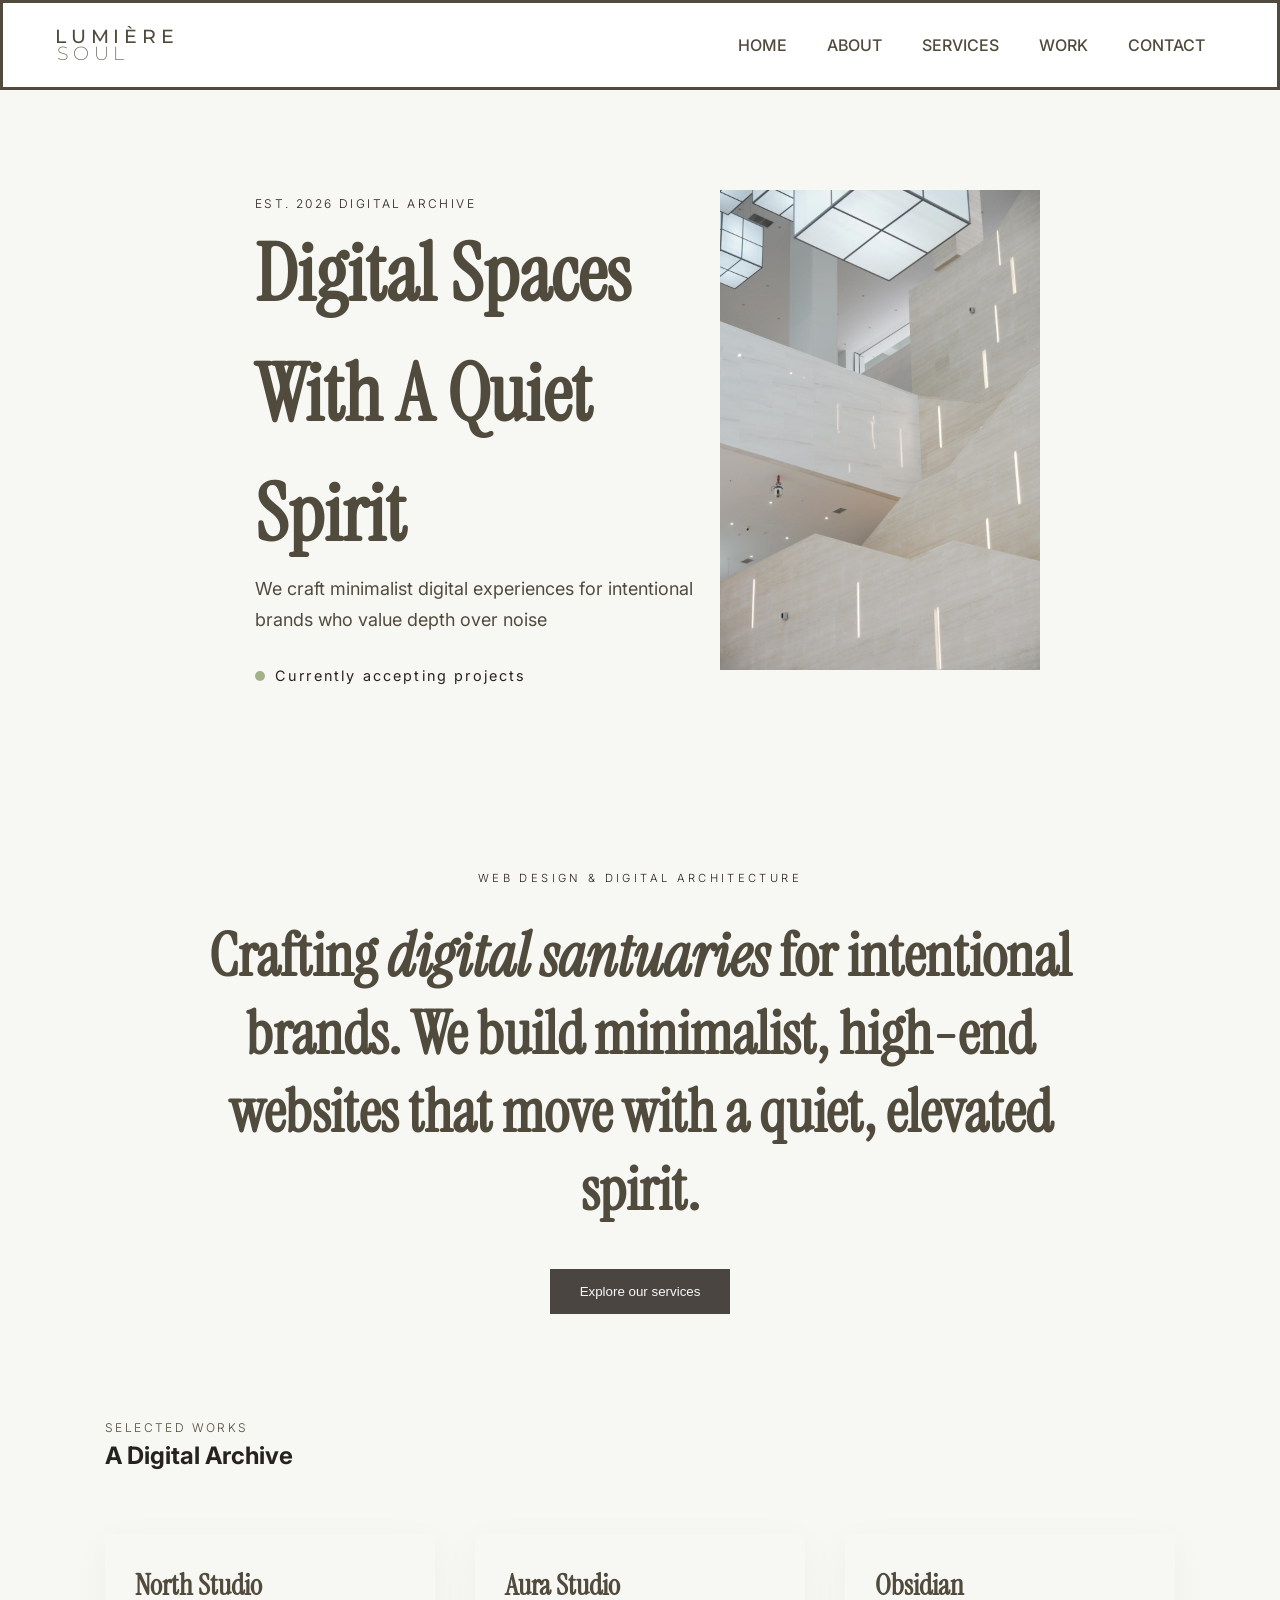
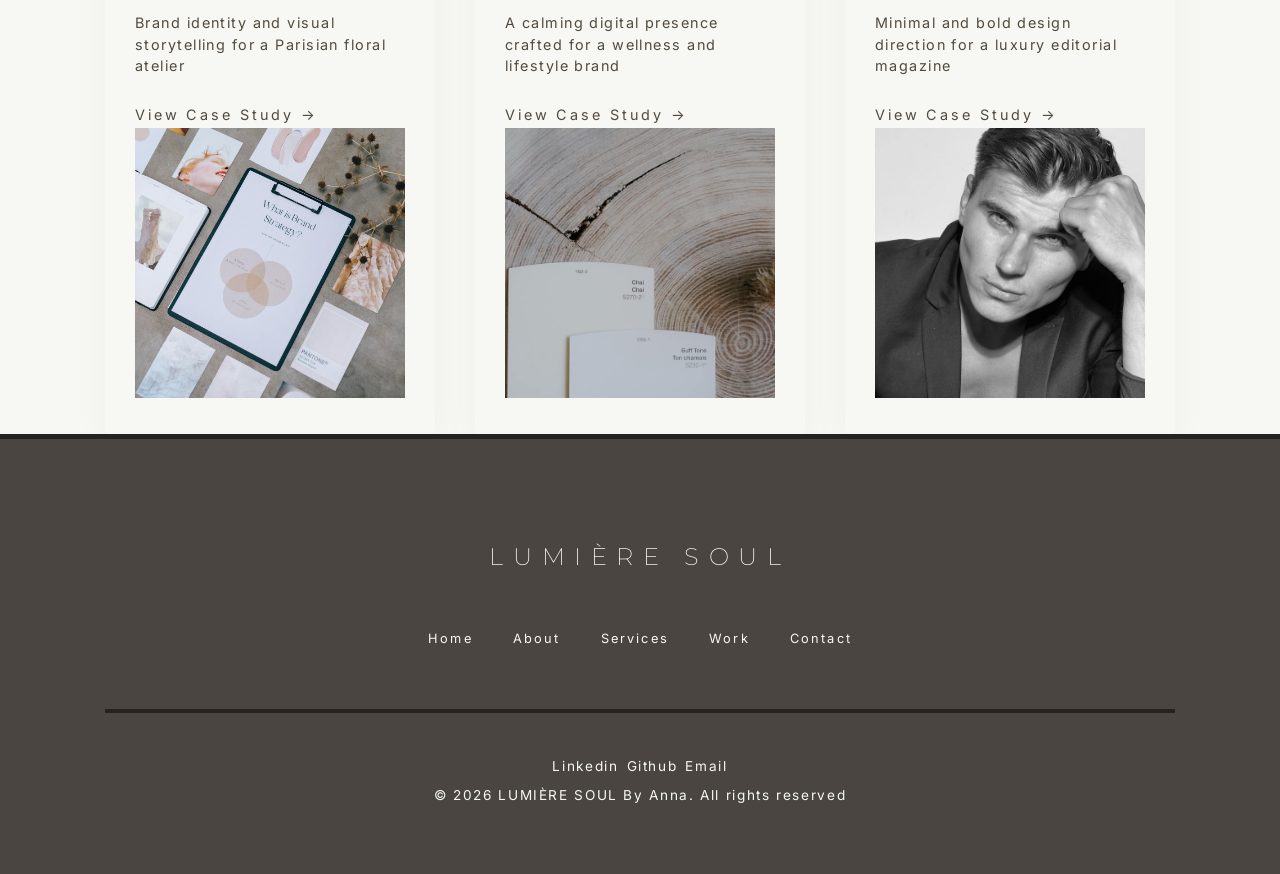
<file: index.html>
<!DOCTYPE html>
<html lang="en">
  <head>
    <meta charset="UTF-8" />
    <meta name="viewport" content="width=device-width, initial-scale=1.0" />
    <title>LUMIERE SOUL</title>

    <!-- Preconnect to Google Fonts servers for faster loading -->
    <link rel="preconnect" href="https://fonts.googleapis.com" />
    <link rel="preconnect" href="https://fonts.gstatic.com" crossorigin />

    <!-- All fonts combined into one request -->
    <link
      href="https://fonts.googleapis.com/css2?family=Geist:wght@100..900&family=Instrument+Serif:ital@0;1&family=Inter:ital,opsz,wght@0,14..32,100..900;1,14..32,100..900&family=Montserrat:ital,wght@0,100..900;1,100..900&display=swap"
      rel="stylesheet"
    />
    <!-- Main stylesheet -->
    <link rel="stylesheet" href="style.css" />
  </head>
  <body>
    <!-- ========== NAVBAR ========== -->
    <nav class="navbar">
      <div class="nav-container">
        <!-- Hamburger menu button - shows on small screens, hidden on desktop -->
        <button id="menu-btn" aria-label="Toggle Navigation">
          <!-- Hamburger icon (SVG from Bootstrap Icons) -->
          <svg
            id="ham-menu"
            xmlns="http://www.w3.org/2000/svg"
            width="20"
            height="20"
            fill="currentColor"
            viewBox="0 0 16 16"
          >
            <path
              fill-rule="evenodd"
              d="M2.5 12a.5.5 0 0 1 .5-.5h10a.5.5 0 0 1 0 1H3a.5.5 0 0 1-.5-.5m0-4a.5.5 0 0 1 .5-.5h10a.5.5 0 0 1 0 1H3a.5.5 0 0 1-.5-.5m0-4a.5.5 0 0 1 .5-.5h10a.5.5 0 0 1 0 1H3a.5.5 0 0 1-.5-.5"
            />
          </svg>
        </button>
        <!-- Company Logo - clicking this would take the user to the homepage -->
        <h3 class="logo">
          <a href="./index.html">
            <span class="top">LUMI&Egrave;RE</span>
            <!-- Top line of logo -->
            <span class="bottom">SOUL</span>
            <!-- Bottom line of logo -->
          </a>
        </h3>
        <!-- Navigation menu - the list of page links -->
        <div class="menu">
          <ul class="navbar-list">
            <!-- Each li is one nav link -->
            <li class="nav-li">
              <a class="nav-a" href="./index.html">HOME</a>
            </li>
            <li class="nav-li">
              <a class="nav-a" href="./about.html">ABOUT</a>
            </li>
            <li class="nav-li">
              <a class="nav-a" href="./services.html">SERVICES</a>
            </li>
            <li class="nav-li">
              <a class="nav-a" href="./index.html#projects">WORK</a>
            </li>
            <li class="nav-li">
              <a class="nav-a" href="./contact.html">CONTACT</a>
            </li>
          </ul>
        </div>
      </div>
    </nav>
    <!-- ========== Side Navbar ========== -->
    <!-- ========== MOBILE SIDE MENU ==========
     Full screen overlay menu that appears on mobile
     when the hamburger button is clicked
     Hidden by default
     ========================================= -->
    <div id="side-menu">
      <ul>
        <li><a href="./index.html">HOME</a></li>
        <li><a href="./about.html">ABOUT</a></li>
        <li><a href="./services.html">SERVICES</a></li>
        <li><a href="./index.html#projects">WORK</a></li>
        <li><a href="./contact.html">CONTACT</a></li>
      </ul>
    </div>
    <!-- Hero section -->
    <section class="hero-section">
      <div class="container">
        <div class="hero-content">
          <small>EST. 2026 DIGITAL ARCHIVE</small>
          <h1 class="main-hero-heading">Digital Spaces With A Quiet Spirit</h1>
          <p class="subtext">
            We craft minimalist digital experiences for intentional brands who
            value depth over noise
          </p>
          <div class="availability-tag">
            <span class="dot"></span>
            <p class="status">Currently accepting projects</p>
          </div>
          <div class="hero-mobile-image">
            <img
              src="./assets/lady.jpg"
              alt="Lumiere Soul - editorial picture of a beautiful lady"
            />
          </div>
        </div>
      </div>
    </section>
    <!-- Company Philosophy -->
    <section class="philosophy-section">
      <div class="container-xs">
        <small class="eyebrow-center">WEB DESIGN & DIGITAL ARCHITECTURE</small>
        <!-- Statement -->
        <h2 class="philosophy-text">
          Crafting <span class="italic">digital santuaries</span> for
          intentional brands. We build minimalist, high-end websites that move
          with a quiet, elevated spirit.
        </h2>
        <div></div>
        <a href="./services.html">
          <button>Explore our services</button>
        </a>
      </div>
    </section>
    <main>
      <!-- ========== PROJECTS / SELECTED WORKS SECTION ========== -->
      <section class="projects-section" id="projects">
        <div class="container-normal background">
          <!-- Eyebrow text above the section title -->
          <small class="eyebrow">SELECTED WORKS</small>
          <h2 class="section-title">A Digital Archive</h2>
          <!-- Grid containing all project cards -->
          <div class="projects-grid">
            <!-- Project Card 1 -->
            <div class="project-card">
              <div class="card-text">
                <h3 class="card-title">North Studio</h3>
                <p class="card-brief">
                  Brand identity and visual storytelling for a Parisian floral
                  atelier
                </p>
                <p class="case-study">
                  <a href="./north_studio.html">View Case Study &rarr;</a>
                </p>
              </div>
              <div class="card-image">
                <img
                  src="./assets/brand_2.jpg"
                  alt="Lumiere soul project - clip board of branding strategy pictures"
                />
              </div>
            </div>
            <!-- Project Card 2 -->
            <div class="project-card">
              <div class="card-text">
                <h3 class="card-title">Aura Studio</h3>
                <p class="card-brief">
                  A calming digital presence crafted for a wellness and
                  lifestyle brand
                </p>
                <p class="case-study">
                  <a href="./aura_studio.html">View Case Study &rarr;</a>
                </p>
              </div>
              <div class="card-image">
                <img
                  src="./assets/price.jpg"
                  alt="Lumiere soul project picture of price tags"
                />
              </div>
            </div>
            <!-- Project Card 3 -->
            <div class="project-card">
              <div class="card-text">
                <h3 class="card-title">Obsidian</h3>
                <p class="card-brief">
                  Minimal and bold design direction for a luxury editorial
                  magazine
                </p>
                <p class="case-study">
                  <a href="./obsidian.html">View Case Study &rarr;</a>
                </p>
              </div>
              <div class="card-image">
                <img
                  src="./assets/jawline.jpg"
                  alt="Obsidian project - editorial picture of a man with a great jawline"
                />
              </div>
            </div>
          </div>
        </div>
      </section>
    </main>
    <!-- ========== FOOTER ========== -->
    <footer class="main-footer">
      <div class="container-normal">
        <!-- Footer logo -->
        <div class="footer-logo">
          <h2>LUMI&Egrave;RE SOUL</h2>
        </div>
        <!-- Footer navigation links -->
        <nav class="footer-nav">
          <ul>
            <li><a href="#">Home</a></li>
            <li><a href="./about.html">About</a></li>
            <li><a href="./services.html">Services</a></li>
            <li><a href="./index.html#projects">Work</a></li>
            <li><a href="./contact.html">Contact</a></li>
          </ul>
        </nav>
        <!-- Bottom row - socials and copyright -->
        <div class="footer-bottom">
          <!-- Social media links -->
          <div class="footer-socials">
            <ul>
              <li>
                <a
                  target="_blank"
                  href="https://www.linkedin.com/in/anna-m-a535a1150/"
                  >Linkedin</a
                >
              </li>
              <li>
                <a href="https://github.com/Naki93/lumi-re_soul" target="_blank"
                  >Github</a
                >
              </li>
              <li>
                <a href="malito: playfulscript@outlook.com" target="_blank"
                  >Email</a
                >
              </li>
            </ul>
          </div>
          <!-- Copyright notice -->
          <p class="copyright">
            &copy; 2026 LUMI&Egrave;RE SOUL By Anna. All rights reserved
          </p>
        </div>
      </div>
    </footer>
    <!-- JavaScript file link - kept at the bottom so the page loads before the script runs -->
    <script src="./javascript/script.js"></script>
  </body>
</html>
</file>
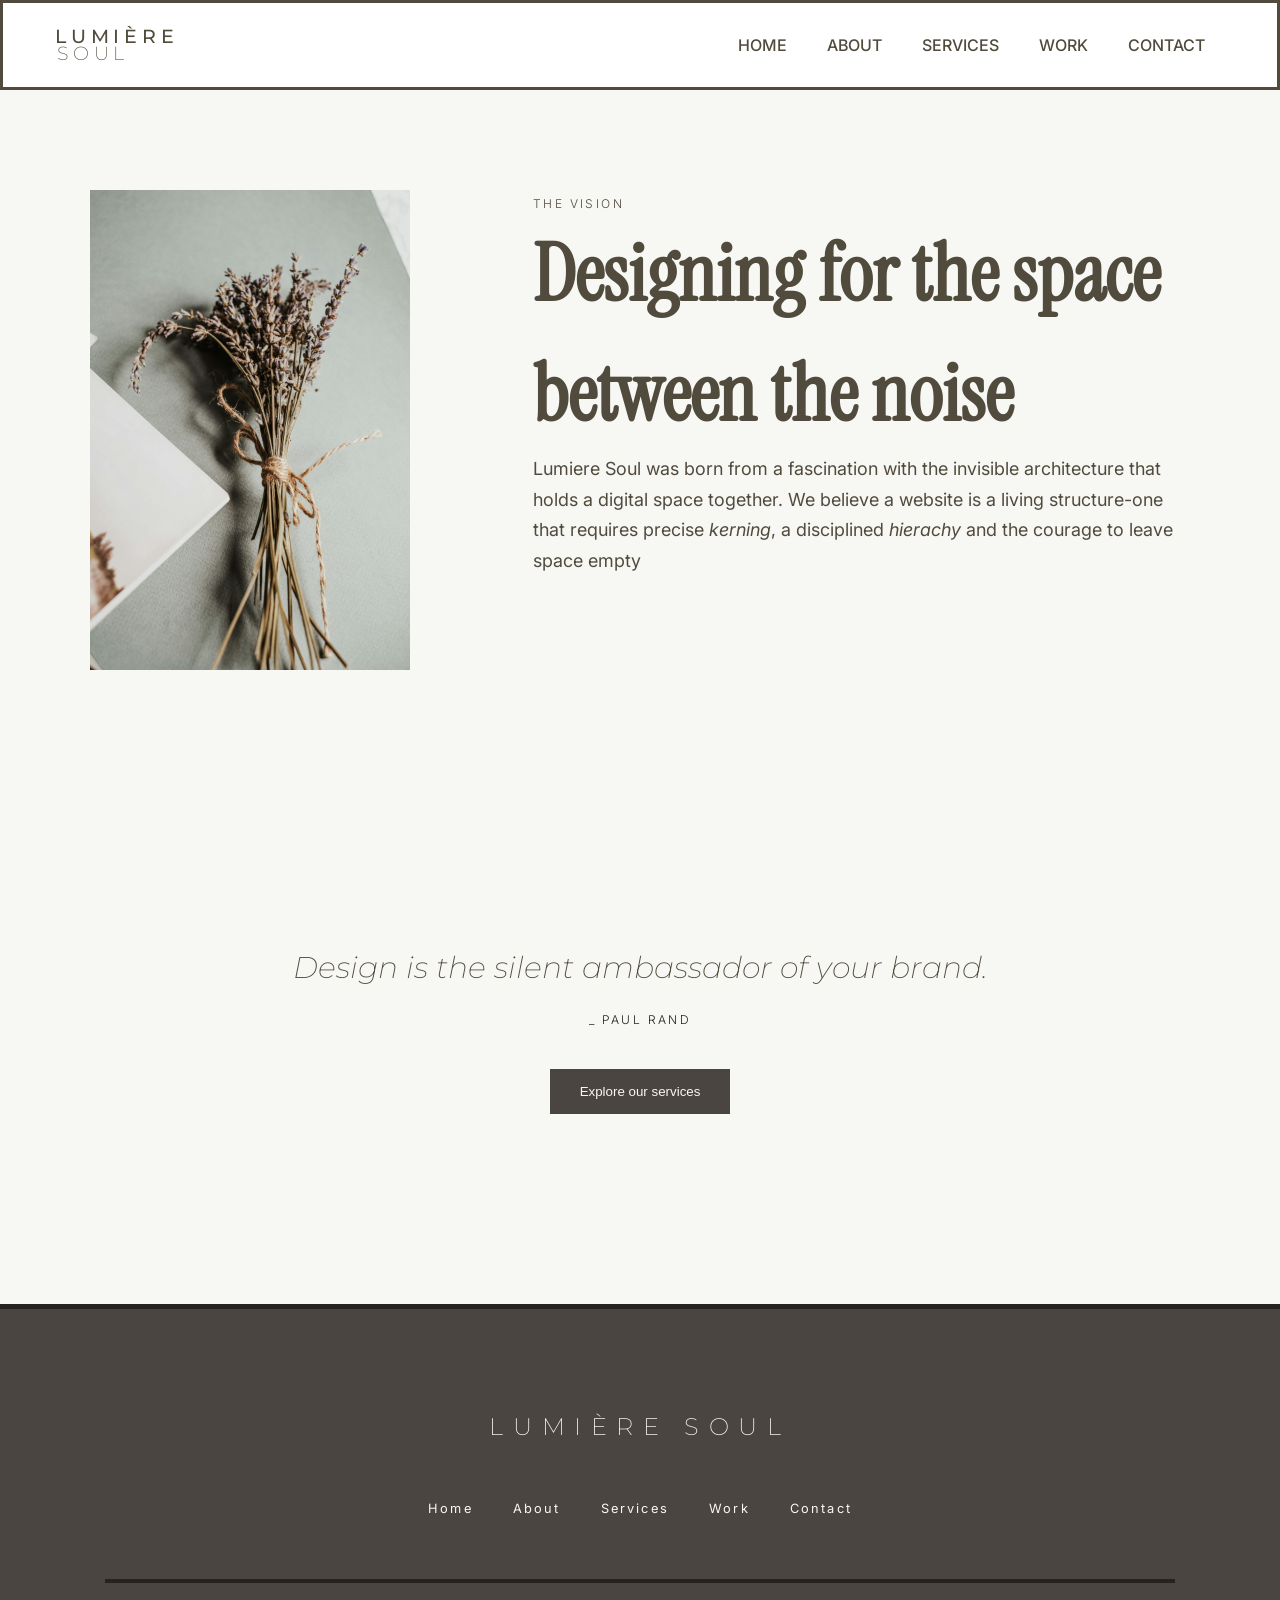
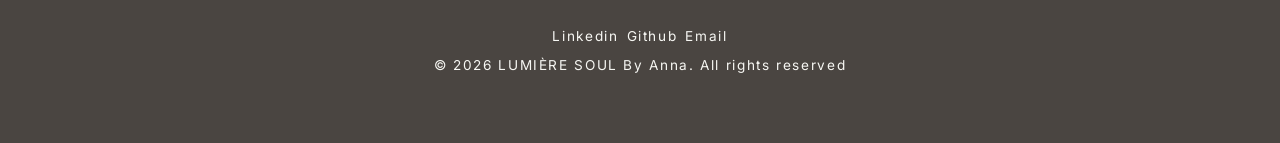
<file: about.html>
<!DOCTYPE html>
<html lang="en">
  <head>
    <meta charset="UTF-8" />
    <meta name="viewport" content="width=device-width, initial-scale=1.0" />
    <title>LUMI&Egrave;RE SOUL</title>

    <!-- Preconnect to Google Fonts servers for faster loading -->
    <link rel="preconnect" href="https://fonts.googleapis.com" />
    <link rel="preconnect" href="https://fonts.gstatic.com" crossorigin />

    <!-- All fonts combined into one request -->
    <link
      href="https://fonts.googleapis.com/css2?family=Geist:wght@100..900&family=Instrument+Serif:ital@0;1&family=Inter:ital,opsz,wght@0,14..32,100..900;1,14..32,100..900&family=Montserrat:ital,wght@0,100..900;1,100..900&display=swap"
      rel="stylesheet"
    />
    <!-- Main style sheet -->
    <link rel="stylesheet" href="style.css" />
  </head>
  <body>
    <!-- ========== NAVBAR ========== -->
    <nav class="navbar">
      <div class="nav-container">
        <!-- Hamburger menu button - shows on small screens, hidden on desktop -->
        <button id="menu-btn" aria-label="Toggle Navigation">
          <!-- Hamburger icon (SVG from Bootstrap Icons) -->
          <svg
            id="ham-menu"
            xmlns="http://www.w3.org/2000/svg"
            width="20"
            height="20"
            fill="currentColor"
            viewBox="0 0 16 16"
          >
            <path
              fill-rule="evenodd"
              d="M2.5 12a.5.5 0 0 1 .5-.5h10a.5.5 0 0 1 0 1H3a.5.5 0 0 1-.5-.5m0-4a.5.5 0 0 1 .5-.5h10a.5.5 0 0 1 0 1H3a.5.5 0 0 1-.5-.5m0-4a.5.5 0 0 1 .5-.5h10a.5.5 0 0 1 0 1H3a.5.5 0 0 1-.5-.5"
            />
          </svg>
        </button>
        <!-- Logo - clicking this would take the user to the homepage -->
        <h3 class="logo">
          <a href="./index.html">
            <span class="top">LUMI&Egrave;RE</span>
            <span class="bottom">SOUL</span>
          </a>
        </h3>
        <!-- Navigation menu - the list of page links -->
        <div class="menu">
          <ul class="navbar-list">
            <li class="nav-li">
              <a class="nav-a" href="./index.html">HOME</a>
            </li>
            <li class="nav-li">
              <a class="nav-a" href="./about.html">ABOUT</a>
            </li>
            <li class="nav-li">
              <a class="nav-a" href="./services.html">SERVICES</a>
            </li>
            <li class="nav-li">
              <a class="nav-a" href="./index.html#projects">WORK</a>
            </li>
            <li class="nav-li">
              <a class="nav-a" href="./contact.html">CONTACT</a>
            </li>
          </ul>
        </div>
      </div>
    </nav>

    <!-- ========== MOBILE SIDE MENU ==========
     Full screen overlay menu that appears on mobile
     when the hamburger button is clicked
     Hidden by default
     ========================================= -->
    <div id="side-menu">
      <ul>
        <li><a href="./index.html">HOME</a></li>
        <li><a href="./about.html">ABOUT</a></li>
        <li><a href="./services.html">SERVICES</a></li>
        <li><a href="./index.html#projects">WORK</a></li>
        <li><a href="./contact.html">CONTACT</a></li>
      </ul>
    </div>
    <!-- ========== ABOUT PAGE HERO SECTION ==========
     
     ================================================ -->
    <main>
      <section class="hero-section about-section">
        <!-- container-normal keeps content centered and not too wide -->
        <div class="container-normal">
          <div class="hero-content about-content">
            <small class="eyebrow">THE VISION</small>
            <!-- Main heading for the about page -->
            <h1 class="main-hero-heading">
              Designing for the space between the noise
            </h1>
            <!-- Subtext description paragraph -->

            <p class="subtext">
              Lumiere Soul was born from a fascination with the invisible
              architecture that holds a digital space together. We believe a
              website is a living structure-one that requires precise
              <span class="italic">kerning</span>, a disciplined
              <span class="italic">hierachy</span> and the courage to leave
              space empty
            </p>
          </div>
        </div>
      </section>

      <!-- ========== ABOUT QUOTE SECTION ==========
       Display a well known design quote with author credit
       and a call to action button below
       ============================================ -->
      <section class="about-quote">
        <div class="container-normal">
          <!-- Large quote text  -->
          <h2 class="quote">
            Design is the <span class="quote-italic">silent ambassador</span> of
            your brand.
          </h2>
          <!-- Quote author credit  -->
          <small class="quotte-author">_ PAUL RAND</small>
        </div>
        <!-- Call to action button -->
        <br />
        <div class="about-button">
          <a href="./services.html">
            <button>Explore our services</button>
          </a>
        </div>
      </section>
    </main>
    <!-- ========== FOOTER ========== -->
    <footer class="main-footer">
      <div class="container-normal">
        <div class="footer-logo">
          <h2>LUMI&Egrave;RE SOUL</h2>
        </div>
        <!-- Main Navigation -->
        <nav class="footer-nav">
          <ul>
            <li><a href="./index.html">Home</a></li>
            <li><a href="./about.html">About</a></li>
            <li><a href="./services.html">Services</a></li>
            <li><a href="./index.html#projects">Work</a></li>
            <li><a href="./contact.html">Contact</a></li>
          </ul>
        </nav>
        <!-- Socials navigation menu -->
        <div class="footer-bottom">
          <div class="footer-socials">
            <ul>
              <li>
                <a
                  target="_blank"
                  href="https://www.linkedin.com/in/anna-m-a535a1150/"
                  >Linkedin</a
                >
              </li>
              <li>
                <a href="https://github.com/Naki93/lumi-re_soul" target="_blank"
                  >Github</a
                >
              </li>
              <li>
                <a href="malito: playfulscript@outlook.com" target="_blank"
                  >Email</a
                >
              </li>
            </ul>
          </div>
          <p class="copyright">
            &copy; 2026 LUMI&Egrave;RE SOUL By Anna. All rights reserved
          </p>
        </div>
      </div>
    </footer>
    <script src="./javascript/script.js"></script>
  </body>
</html>
</file>
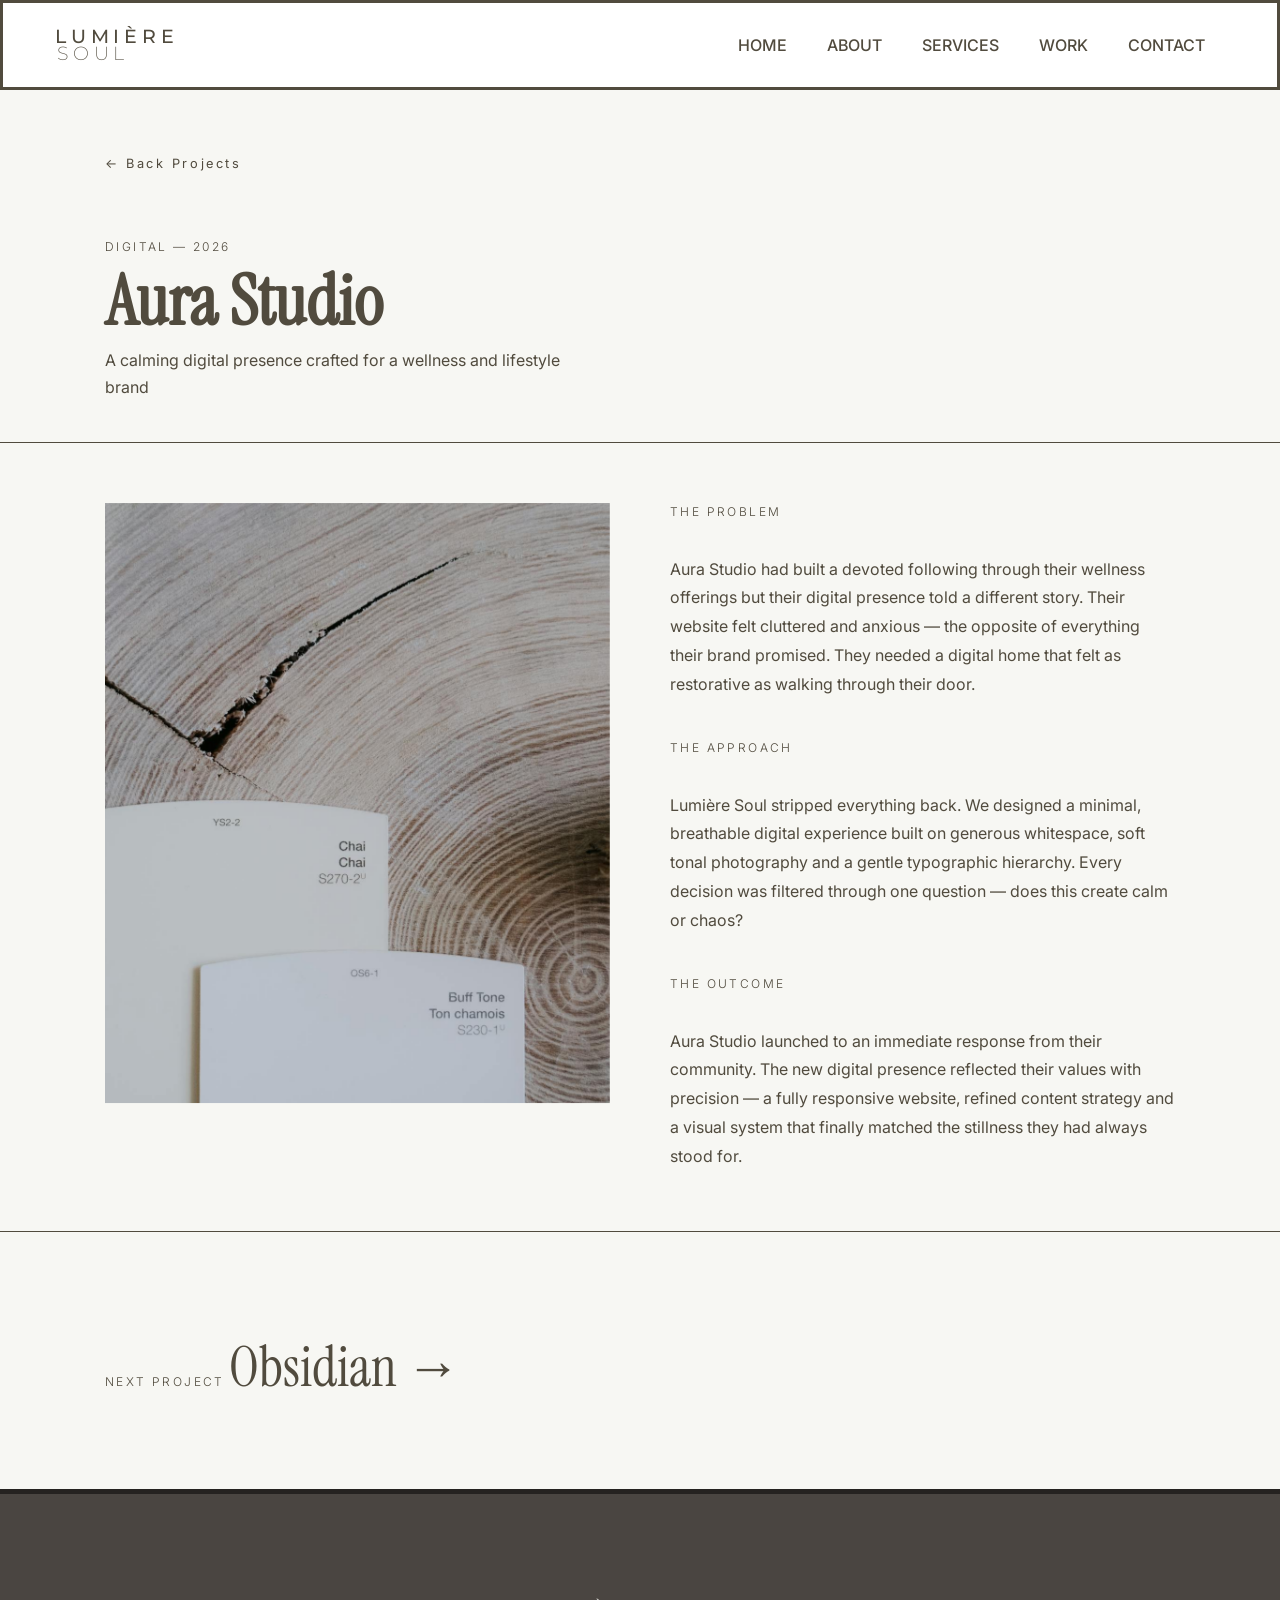
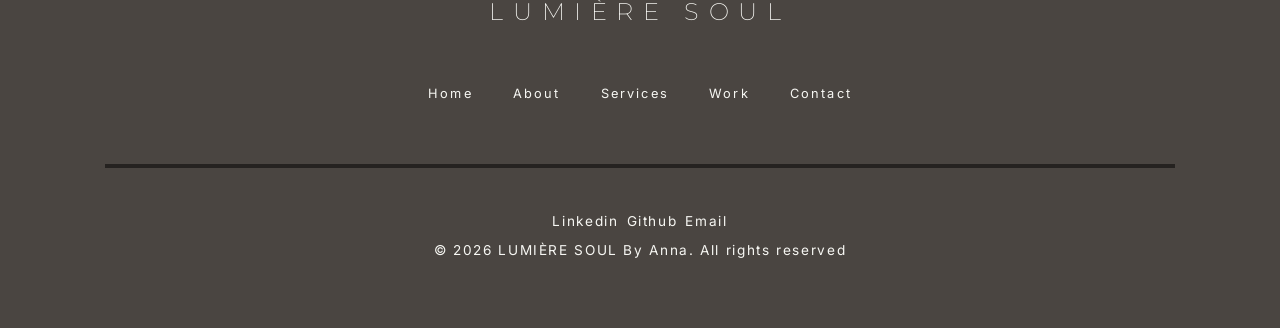
<file: aura_studio.html>
<!DOCTYPE html>
<html lang="en">
  <head>
    <meta charset="UTF-8" />
    <meta name="viewport" content="width=device-width, initial-scale=1.0" />
    <title>Aura Studio — Lumière Soul</title>

    <!-- Google Fonts preconnect -->
    <link rel="preconnect" href="https://fonts.googleapis.com" />
    <link rel="preconnect" href="https://fonts.gstatic.com" crossorigin />

    <!-- All fonts in one request -->
    <link
      href="https://fonts.googleapis.com/css2?family=Geist:wght@100..900&family=Instrument+Serif:ital@0;1&family=Inter:ital,opsz,wght@0,14..32,100..900;1,14..32,100..900&family=Montserrat:ital,wght@0,100..900;1,100..900&display=swap"
      rel="stylesheet"
    />

    <!-- Main stylesheet -->
    <link rel="stylesheet" href="style.css" />
  </head>
  <body>
    <!-- ========== NAVBAR ========== -->
    <nav class="navbar">
      <div class="nav-container">
        <button id="menu-btn" aria-label="Toggle Navigation">
          <svg
            id="ham-menu"
            xmlns="http://www.w3.org/2000/svg"
            width="20"
            height="20"
            fill="currentColor"
            viewBox="0 0 16 16"
          >
            <path
              fill-rule="evenodd"
              d="M2.5 12a.5.5 0 0 1 .5-.5h10a.5.5 0 0 1 0 1H3a.5.5 0 0 1-.5-.5m0-4a.5.5 0 0 1 .5-.5h10a.5.5 0 0 1 0 1H3a.5.5 0 0 1-.5-.5m0-4a.5.5 0 0 1 .5-.5h10a.5.5 0 0 1 0 1H3a.5.5 0 0 1-.5-.5"
            />
          </svg>
        </button>
        <!-- Company Logo -->
        <h3 class="logo">
          <a href="./index.html">
            <span class="top">LUMIÈRE</span>
            <span class="bottom">SOUL</span>
          </a>
        </h3>

        <div class="menu">
          <ul class="navbar-list">
            <li class="nav-li">
              <a class="nav-a" href="./index.html">HOME</a>
            </li>
            <li class="nav-li">
              <a class="nav-a" href="./about.html">ABOUT</a>
            </li>
            <li class="nav-li">
              <a class="nav-a" href="./services.html">SERVICES</a>
            </li>
            <li class="nav-li">
              <a class="nav-a" href="./index.html#projects">WORK</a>
            </li>
            <li class="nav-li">
              <a class="nav-a" href="./contact.html">CONTACT</a>
            </li>
          </ul>
        </div>
      </div>
    </nav>

    <!-- ========== MOBILE SIDE MENU ========== -->
    <div id="side-menu">
      <ul>
        <li><a href="./index.html">HOME</a></li>
        <li><a href="./about.html">ABOUT</a></li>
        <li><a href="./services.html">SERVICES</a></li>
        <li><a href="./index.html#projects">WORK</a></li>
        <li><a href="./contact.html">CONTACT</a></li>
      </ul>
    </div>

    <main>
      <!-- ========== CASE STUDY HEADER ========== -->
      <section class="case-header">
        <div class="container-normal">
          <!-- Back link -->
          <a href="./index.html#projects" class="back-link">← Back Projects</a>

          <!-- Project intro info -->
          <div class="case-intro">
            <small class="eyebrow">DIGITAL — 2026</small>
            <h1 class="case-title">Aura Studio</h1>
            <p class="case-tagline">
              A calming digital presence crafted for a wellness and lifestyle
              brand
            </p>
          </div>
        </div>
      </section>

      <!-- ========== CASE STUDY BODY ========== -->
      <section class="case-body">
        <div class="container-normal">
          <div class="case-layout">
            <!-- LEFT - image sticks as you scroll -->
            <div class="case-image-side">
              <img
                src="./assets/price.jpg"
                alt="Aura Studio project - a clipboard of branding strategies"
              />
            </div>

            <!-- RIGHT - case study content -->
            <div class="case-content-side">
              <!-- Problem -->
              <div class="case-block">
                <small class="eyebrow">THE PROBLEM</small>
                <p class="case-text">
                  Aura Studio had built a devoted following through their
                  wellness offerings but their digital presence told a different
                  story. Their website felt cluttered and anxious — the opposite
                  of everything their brand promised. They needed a digital home
                  that felt as restorative as walking through their door.
                </p>
              </div>

              <!-- Approach -->
              <div class="case-block">
                <small class="eyebrow">THE APPROACH</small>
                <p class="case-text">
                  Lumière Soul stripped everything back. We designed a minimal,
                  breathable digital experience built on generous whitespace,
                  soft tonal photography and a gentle typographic hierarchy.
                  Every decision was filtered through one question — does this
                  create calm or chaos?
                </p>
              </div>

              <!-- Outcome -->
              <div class="case-block">
                <small class="eyebrow">THE OUTCOME</small>
                <p class="case-text">
                  Aura Studio launched to an immediate response from their
                  community. The new digital presence reflected their values
                  with precision — a fully responsive website, refined content
                  strategy and a visual system that finally matched the
                  stillness they had always stood for.
                </p>
              </div>
            </div>
          </div>
        </div>
      </section>

      <!-- ========== NEXT PROJECT ========== -->
      <section class="next-project">
        <div class="container-normal">
          <small class="eyebrow">NEXT PROJECT</small>
          <a href="./obsidian.html" class="next-project-link">
            Obsidian <span>→</span>
          </a>
        </div>
      </section>
    </main>

    <!-- ========== FOOTER ========== -->
    <footer class="main-footer">
      <div class="container-normal">
        <!-- Footer logo -->
        <div class="footer-logo">
          <h2>LUMI&Egrave;RE SOUL</h2>
        </div>
        <!-- Footer navigation links -->
        <nav class="footer-nav">
          <ul>
            <li><a href="./index.html">Home</a></li>
            <li><a href="./about.html">About</a></li>
            <li><a href="./services.html">Services</a></li>
            <li><a href="./index.html#projects">Work</a></li>
            <li><a href="./contact.html">Contact</a></li>
          </ul>
        </nav>
        <!-- Bottom row - socials and copyright -->
        <div class="footer-bottom">
          <!-- Social media links -->
          <div class="footer-socials">
            <ul>
              <li>
                <a
                  target="_blank"
                  href="https://www.linkedin.com/in/anna-m-a535a1150/"
                  >Linkedin</a
                >
              </li>
              <li>
                <a href="https://github.com/Naki93/lumi-re_soul" target="_blank"
                  >Github</a
                >
              </li>
              <li>
                <a href="malito: playfulscript@outlook.com" target="_blank"
                  >Email</a
                >
              </li>
            </ul>
          </div>
          <!-- Copyright notice -->
          <p class="copyright">
            &copy; 2026 LUMI&Egrave;RE SOUL By Anna. All rights reserved
          </p>
        </div>
      </div>
    </footer>

    <script src="./javascript/script.js"></script>
  </body>
</html>
</file>
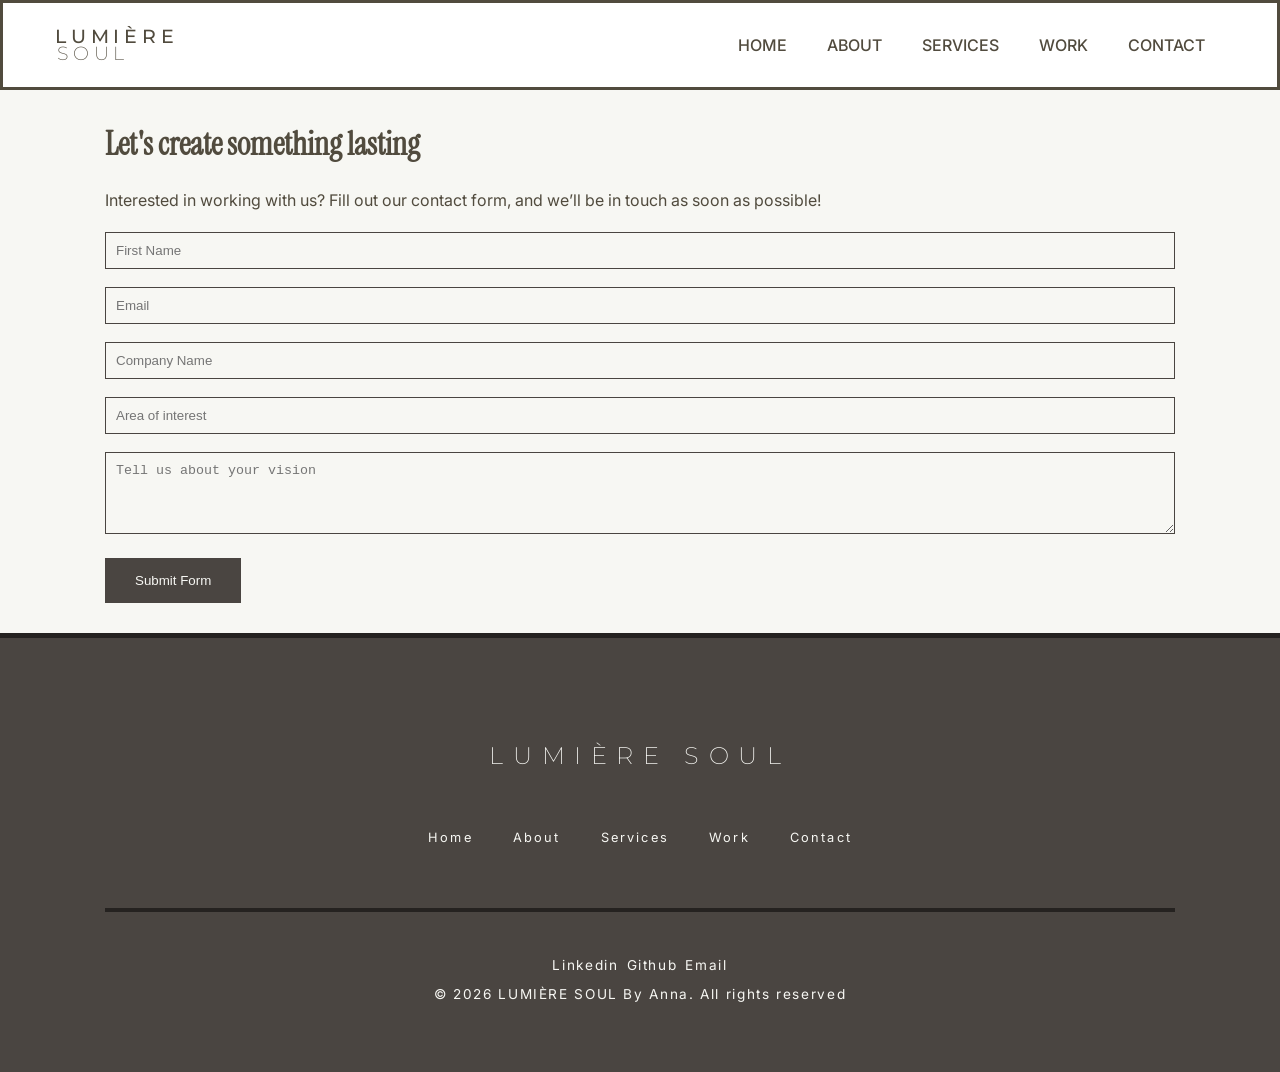
<file: contact.html>
<!DOCTYPE html>
<html lang="en">
  <head>
    <meta charset="UTF-8" />
    <meta name="viewport" content="width=device-width, initial-scale=1.0" />
    <title>LUMI&Egrave;RE SOUL</title>
    <!-- Preconnect to Google Fonts servers for faster loading -->
    <link rel="preconnect" href="https://fonts.googleapis.com" />
    <link rel="preconnect" href="https://fonts.gstatic.com" crossorigin />

    <!-- All fonts combined into one request -->
    <link
      href="https://fonts.googleapis.com/css2?family=Geist:wght@100..900&family=Instrument+Serif:ital@0;1&family=Inter:ital,opsz,wght@0,14..32,100..900;1,14..32,100..900&family=Montserrat:ital,wght@0,100..900;1,100..900&display=swap"
      rel="stylesheet"
    />

    <!-- Main style sheet -->
    <link rel="stylesheet" href="style.css" />
  </head>
  <body>
    <!-- ========== NAVBAR ========== -->
    <nav class="navbar">
      <!-- nav-container keeps the navbar content centered and prevents it 
           from stretching too wide on large screens -->
      <div class="nav-container">
        <!-- Hamburger menu button - shows on small screens, hidden on desktop -->
        <button id="menu-btn" aria-label="Toggle Navigation">
          <!-- Hamburger icon (SVG from Bootstrap Icons) -->
          <svg
            id="ham-menu"
            xmlns="http://www.w3.org/2000/svg"
            width="20"
            height="20"
            fill="currentColor"
            viewBox="0 0 16 16"
          >
            <path
              fill-rule="evenodd"
              d="M2.5 12a.5.5 0 0 1 .5-.5h10a.5.5 0 0 1 0 1H3a.5.5 0 0 1-.5-.5m0-4a.5.5 0 0 1 .5-.5h10a.5.5 0 0 1 0 1H3a.5.5 0 0 1-.5-.5m0-4a.5.5 0 0 1 .5-.5h10a.5.5 0 0 1 0 1H3a.5.5 0 0 1-.5-.5"
            />
          </svg>
        </button>
        <!-- Company Logo -->
        <h3 class="logo">
          <a href="./index.html">
            <span class="top">LUMI&Egrave;RE</span>
            <span class="bottom">SOUL</span>
          </a>
        </h3>
        <div class="menu">
          <ul class="navbar-list">
            <li class="nav-li">
              <a class="nav-a" href="./index.html">HOME</a>
            </li>
            <li class="nav-li">
              <a class="nav-a" href="./about.html">ABOUT</a>
            </li>
            <li class="nav-li">
              <a class="nav-a" href="./services.html">SERVICES</a>
            </li>
            <li class="nav-li">
              <a class="nav-a" href="./index.html#projects">WORK</a>
            </li>
            <li class="nav-li">
              <a class="nav-a" href="./contact.html">CONTACT</a>
            </li>
          </ul>
        </div>
      </div>
    </nav>

    <!-- ========== MOBILE SIDE MENU ==========
     Full screen overlay menu that appears on mobile
     
     ========================================= -->
    <div id="side-menu">
      <ul>
        <li><a href="./index.html">HOME</a></li>
        <li><a href="./about.html">ABOUT</a></li>
        <li><a href="./services.html">SERVICES</a></li>
        <li><a href="./index.html#projects">WORK</a></li>
        <li><a href="./contact.html">CONTACT</a></li>
      </ul>
    </div>
    <!-- ========== MAIN ========== -->
    <main class="main-contact">
      <div class="container-normal">
        <div class="contact-content">
          <!-- Main heading -->
          <h1>Let's create something lasting</h1>
          <p>
            Interested in working with us? Fill out our contact form, and we’ll
            be in touch as soon as possible!
          </p>
          <!-- ===== CONTACT FORM ===== -->
          <form class="form">
            <!-- First Name field -->
            <div class="form-group">
              <input type="text" placeholder="First Name" required />
            </div>
            <!-- Email field -->
            <div class="form-group">
              <input type="email" placeholder="Email" required />
            </div>
            <!-- Business Name field -->
            <div class="form-group">
              <input type="text" placeholder="Company Name" required />
            </div>
            <!-- Service interest field -->
            <div class="form-group">
              <input type="text" placeholder="Area of interest" required />
            </div>

            <!-- Vision/message textarea - larger input for longer text -->
            <div class="form-group">
              <textarea
                rows="4"
                placeholder="Tell us about your vision"
                required
              ></textarea>
            </div>
            <!-- Submit Button -->
            <div class="button-wrapper">
              <button>Submit Form</button>
            </div>
          </form>
        </div>
      </div>
    </main>
    <!-- ========== FOOTER ========== -->
    <footer class="main-footer">
      <div class="container-normal">
        <div class="footer-logo">
          <h2>LUMI&Egrave;RE SOUL</h2>
        </div>

        <nav class="footer-nav">
          <ul>
            <li><a href="./index.html">Home</a></li>
            <li><a href="./about.html">About</a></li>
            <li><a href="./services.html">Services</a></li>
            <li><a href="./index.html#projects">Work</a></li>
            <li><a href="./contact.html">Contact</a></li>
          </ul>
        </nav>

        <div class="footer-bottom">
          <div class="footer-socials">
            <ul>
              <li>
                <a
                  target="_blank"
                  href="https://www.linkedin.com/in/anna-m-a535a1150/"
                >
                  Linkedin</a
                >
              </li>
              <li>
                <a href="https://github.com/Naki93/lumi-re_soul" target="_blank"
                  >Github</a
                >
              </li>
              <li>
                <a href="malito: playfulscript@outlook.com" target="_blank"
                  >Email</a
                >
              </li>
            </ul>
          </div>
          <p class="copyright">
            &copy; 2026 LUMI&Egrave;RE SOUL By Anna. All rights reserved
          </p>
        </div>
      </div>
    </footer>
    <script src="./javascript/script.js"></script>
  </body>
</html>
</file>
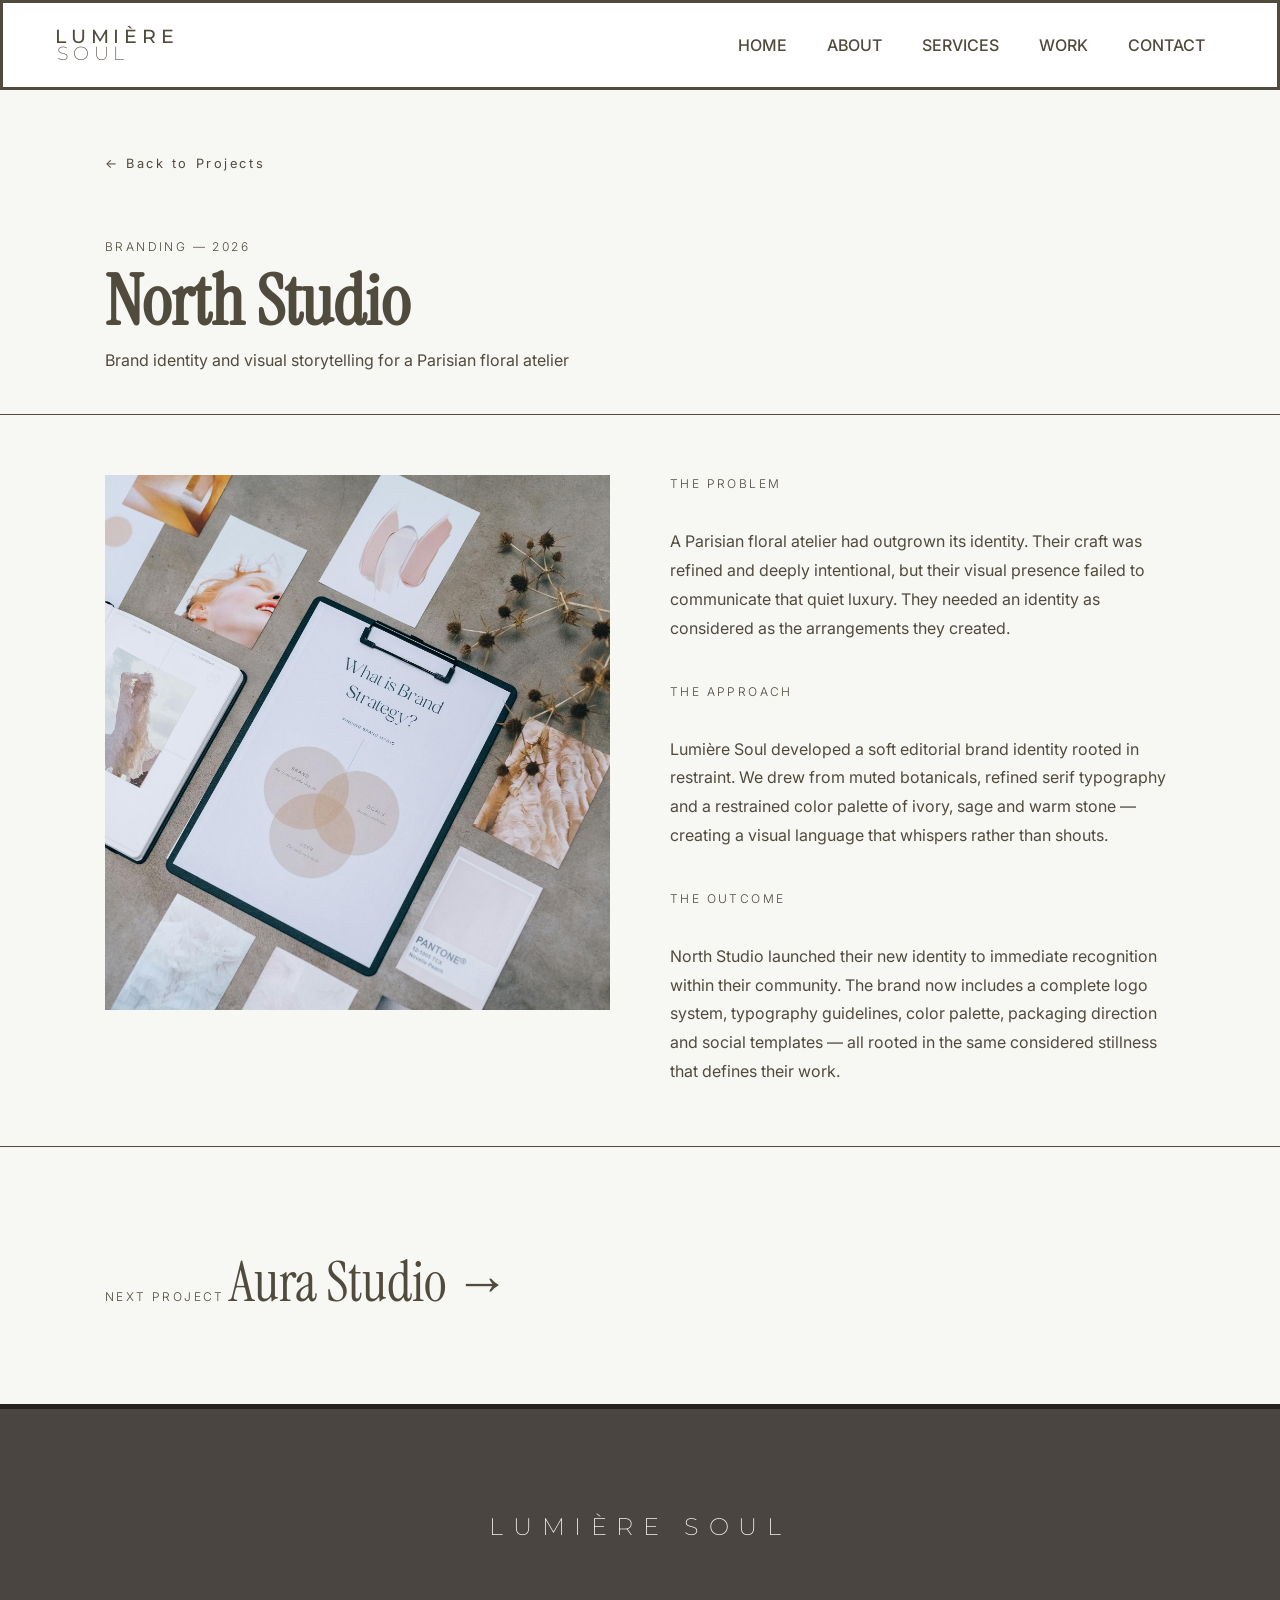
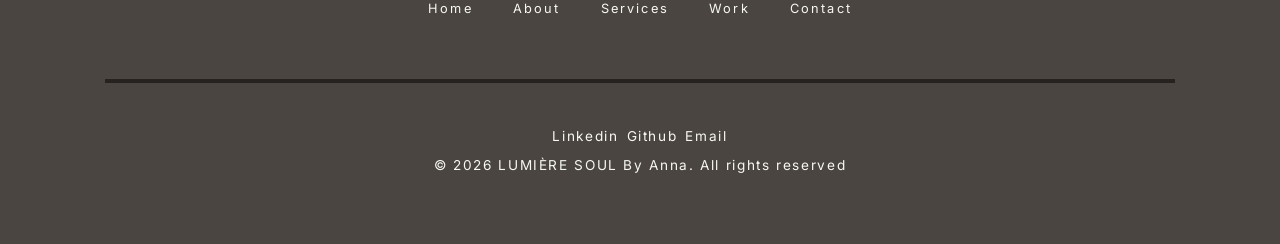
<file: north_studio.html>
<!DOCTYPE html>
<html lang="en">
  <head>
    <meta charset="UTF-8" />
    <meta name="viewport" content="width=device-width, initial-scale=1.0" />
    <title>North Studio — Lumière Soul</title>

    <!-- Google Fonts preconnect -->
    <link rel="preconnect" href="https://fonts.googleapis.com" />
    <link rel="preconnect" href="https://fonts.gstatic.com" crossorigin />

    <!-- All fonts in one request -->
    <link
      href="https://fonts.googleapis.com/css2?family=Geist:wght@100..900&family=Instrument+Serif:ital@0;1&family=Inter:ital,opsz,wght@0,14..32,100..900;1,14..32,100..900&family=Montserrat:ital,wght@0,100..900;1,100..900&display=swap"
      rel="stylesheet"
    />

    <!-- Main stylesheet -->
    <link rel="stylesheet" href="style.css" />
  </head>
  <body>
    <!-- ========== NAVBAR ========== -->
    <nav class="navbar">
      <div class="nav-container">
        <button id="menu-btn" aria-label="Toggle Navigation">
          <svg
            id="ham-menu"
            xmlns="http://www.w3.org/2000/svg"
            width="20"
            height="20"
            fill="currentColor"
            viewBox="0 0 16 16"
          >
            <path
              fill-rule="evenodd"
              d="M2.5 12a.5.5 0 0 1 .5-.5h10a.5.5 0 0 1 0 1H3a.5.5 0 0 1-.5-.5m0-4a.5.5 0 0 1 .5-.5h10a.5.5 0 0 1 0 1H3a.5.5 0 0 1-.5-.5m0-4a.5.5 0 0 1 .5-.5h10a.5.5 0 0 1 0 1H3a.5.5 0 0 1-.5-.5"
            />
          </svg>
        </button>
        <!-- Company Logo -->
        <h3 class="logo">
          <a href="./index.html">
            <span class="top">LUMIÈRE</span>
            <span class="bottom">SOUL</span>
          </a>
        </h3>

        <div class="menu">
          <ul class="navbar-list">
            <li class="nav-li">
              <a class="nav-a" href="./index.html">HOME</a>
            </li>
            <li class="nav-li">
              <a class="nav-a" href="./about.html">ABOUT</a>
            </li>
            <li class="nav-li">
              <a class="nav-a" href="./services.html">SERVICES</a>
            </li>
            <li class="nav-li">
              <a class="nav-a" href="./index.html#projects">WORK</a>
            </li>
            <li class="nav-li">
              <a class="nav-a" href="./contact.html">CONTACT</a>
            </li>
          </ul>
        </div>
      </div>
    </nav>

    <!-- ========== MOBILE SIDE MENU ========== -->
    <div id="side-menu">
      <ul>
        <li><a href="./index.html">HOME</a></li>
        <li><a href="./about.html">ABOUT</a></li>
        <li><a href="./services.html">SERVICES</a></li>
        <li><a href="./index.html#projects">WORK</a></li>
        <li><a href="./contact.html">CONTACT</a></li>
      </ul>
    </div>

    <main>
      <!-- ========== CASE STUDY HEADER ========== -->
      <section class="case-header">
        <div class="container-normal">
          <!-- Back link -->
          <a href="./index.html#projects" class="back-link"
            >← Back to Projects</a
          >

          <!-- Project intro info -->
          <div class="case-intro">
            <small class="eyebrow">BRANDING — 2026</small>
            <h1 class="case-title">North Studio</h1>
            <p class="case-tagline">
              Brand identity and visual storytelling for a Parisian floral
              atelier
            </p>
          </div>
        </div>
      </section>

      <!-- ========== CASE STUDY BODY ==========
           Two column layout - image on left, content on right
           ========================================= -->
      <section class="case-body">
        <div class="container-normal">
          <div class="case-layout">
            <!-- LEFT SIDE - image sticks alongside the content -->
            <div class="case-image-side">
              <img
                src="./assets/brand_2.jpg"
                alt="North Studio project - picture of price tags on a wooden surface"
              />
            </div>

            <!-- RIGHT SIDE - all the case study content -->
            <div class="case-content-side">
              <!-- Problem -->
              <div class="case-block">
                <small class="eyebrow">THE PROBLEM</small>
                <p class="case-text">
                  A Parisian floral atelier had outgrown its identity. Their
                  craft was refined and deeply intentional, but their visual
                  presence failed to communicate that quiet luxury. They needed
                  an identity as considered as the arrangements they created.
                </p>
              </div>

              <!-- Approach -->
              <div class="case-block">
                <small class="eyebrow">THE APPROACH</small>
                <p class="case-text">
                  Lumière Soul developed a soft editorial brand identity rooted
                  in restraint. We drew from muted botanicals, refined serif
                  typography and a restrained color palette of ivory, sage and
                  warm stone — creating a visual language that whispers rather
                  than shouts.
                </p>
              </div>

              <!-- Outcome -->
              <div class="case-block">
                <small class="eyebrow">THE OUTCOME</small>
                <p class="case-text">
                  North Studio launched their new identity to immediate
                  recognition within their community. The brand now includes a
                  complete logo system, typography guidelines, color palette,
                  packaging direction and social templates — all rooted in the
                  same considered stillness that defines their work.
                </p>
              </div>
            </div>
          </div>
        </div>
      </section>

      <!-- ========== NEXT PROJECT ========== -->
      <section class="next-project">
        <div class="container-normal">
          <small class="eyebrow">NEXT PROJECT</small>
          <a href="./aura_studio.html" class="next-project-link">
            Aura Studio <span>→</span>
          </a>
        </div>
      </section>
    </main>

    <!-- ========== FOOTER ========== -->
    <footer class="main-footer">
      <div class="container-normal">
        <!-- Footer logo -->
        <div class="footer-logo">
          <h2>LUMI&Egrave;RE SOUL</h2>
        </div>
        <!-- Footer navigation links -->
        <nav class="footer-nav">
          <ul>
            <li><a href="./index.html">Home</a></li>
            <li><a href="./about.html">About</a></li>
            <li><a href="./services.html">Services</a></li>
            <li><a href="./index.html#projects">Work</a></li>
            <li><a href="./contact.html">Contact</a></li>
          </ul>
        </nav>
        <!-- Bottom row - socials and copyright -->
        <div class="footer-bottom">
          <!-- Social media links -->
          <div class="footer-socials">
            <ul>
              <li>
                <a
                  target="_blank"
                  href="https://www.linkedin.com/in/anna-m-a535a1150/"
                  >Linkedin</a
                >
              </li>
              <li>
                <a href="https://github.com/Naki93/lumi-re_soul" target="_blank"
                  >Github</a
                >
              </li>
              <li>
                <a href="malito: playfulscript@outlook.com" target="_blank"
                  >Email</a
                >
              </li>
            </ul>
          </div>
          <!-- Copyright notice -->
          <p class="copyright">
            &copy; 2026 LUMI&Egrave;RE SOUL By Anna. All rights reserved
          </p>
        </div>
      </div>
    </footer>

    <!-- JavaScript for hamburger menu -->
    <script src="javascript/script.js"></script>
  </body>
</html>
</file>
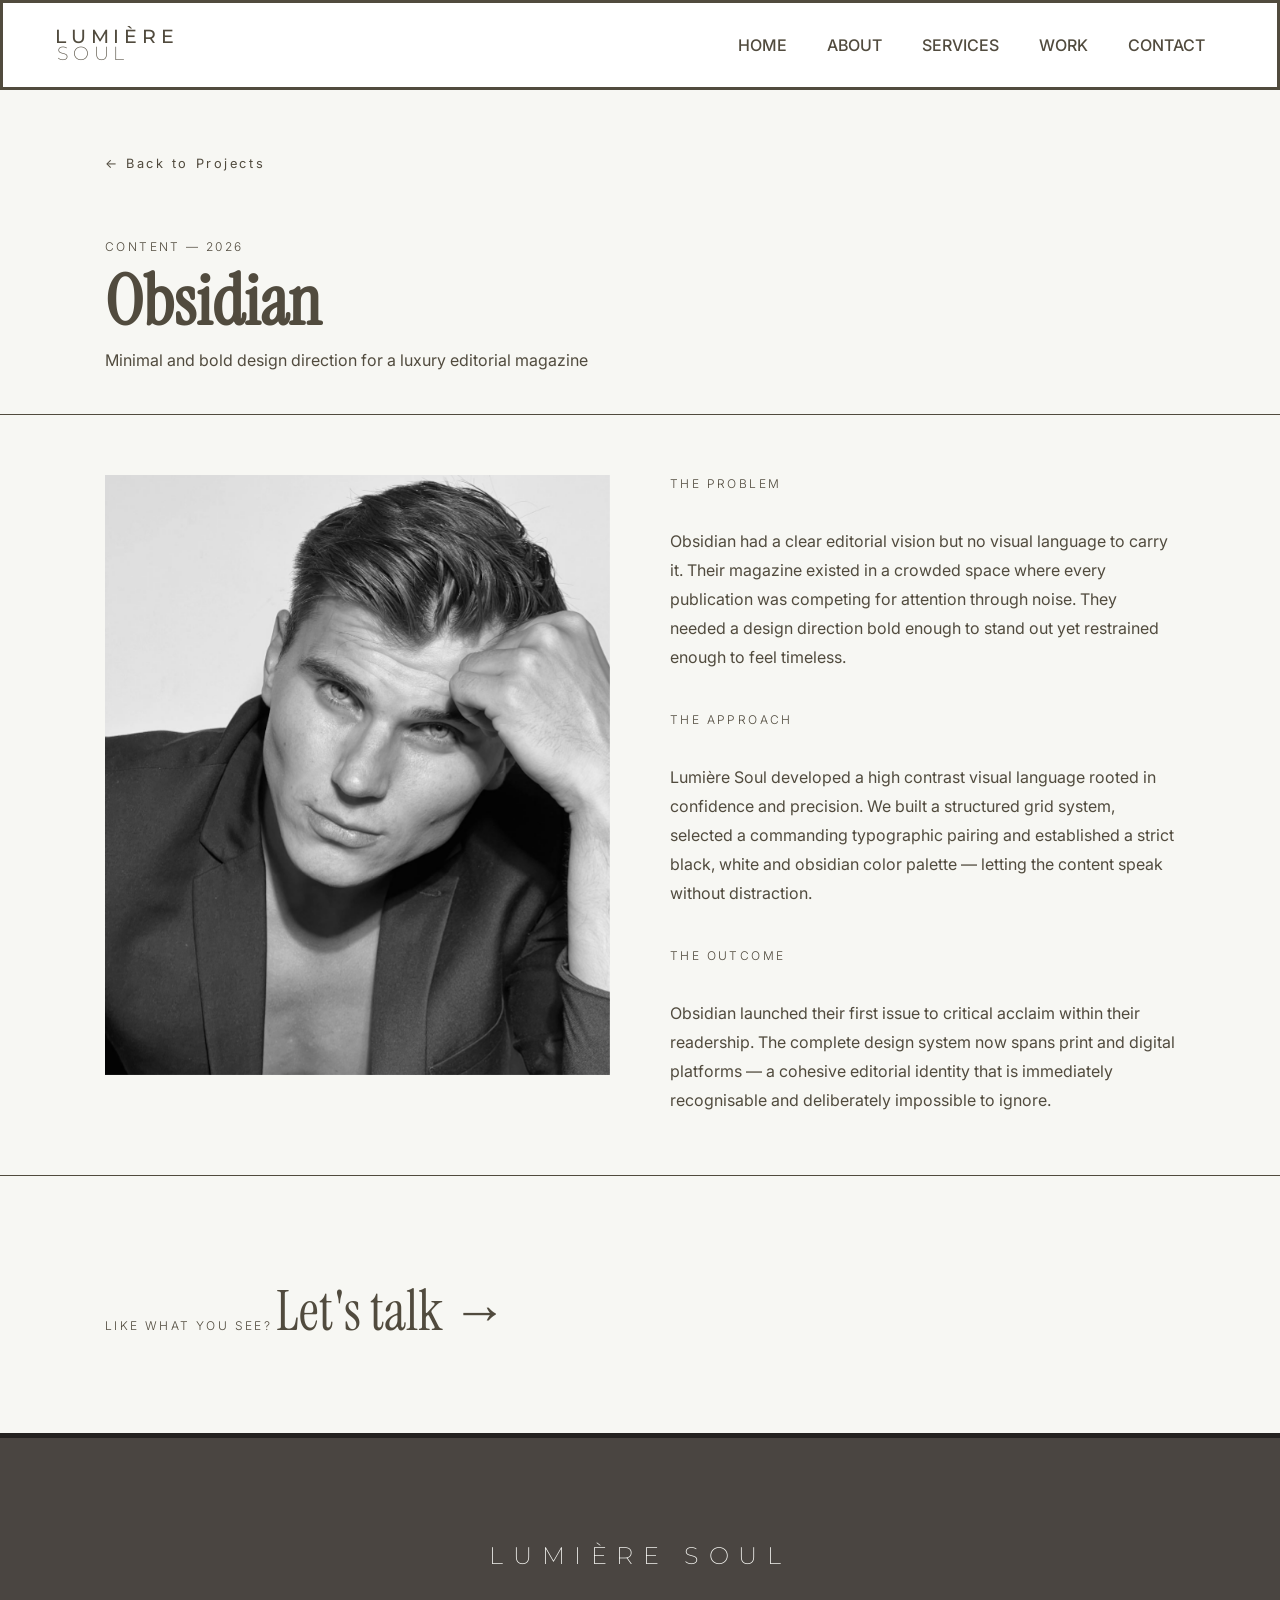
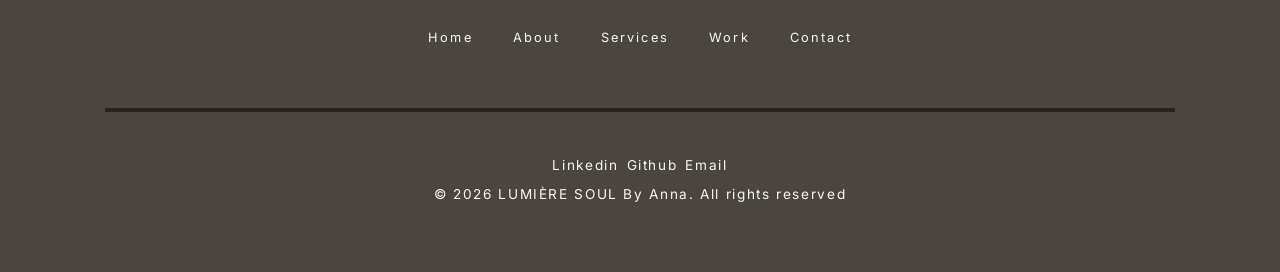
<file: obsidian.html>
<!DOCTYPE html>
<html lang="en">
  <head>
    <meta charset="UTF-8" />
    <meta name="viewport" content="width=device-width, initial-scale=1.0" />
    <title>Obsidian — Lumière Soul</title>

    <!-- Google Fonts preconnect -->
    <link rel="preconnect" href="https://fonts.googleapis.com" />
    <link rel="preconnect" href="https://fonts.gstatic.com" crossorigin />

    <!-- All fonts in one request -->
    <link
      href="https://fonts.googleapis.com/css2?family=Geist:wght@100..900&family=Instrument+Serif:ital@0;1&family=Inter:ital,opsz,wght@0,14..32,100..900;1,14..32,100..900&family=Montserrat:ital,wght@0,100..900;1,100..900&display=swap"
      rel="stylesheet"
    />

    <!-- Main stylesheet -->
    <link rel="stylesheet" href="style.css" />
  </head>
  <body>
    <!-- ========== NAVBAR ========== -->
    <nav class="navbar">
      <div class="nav-container">
        <button id="menu-btn" aria-label="Toggle Navigation">
          <svg
            id="ham-menu"
            xmlns="http://www.w3.org/2000/svg"
            width="20"
            height="20"
            fill="currentColor"
            viewBox="0 0 16 16"
          >
            <path
              fill-rule="evenodd"
              d="M2.5 12a.5.5 0 0 1 .5-.5h10a.5.5 0 0 1 0 1H3a.5.5 0 0 1-.5-.5m0-4a.5.5 0 0 1 .5-.5h10a.5.5 0 0 1 0 1H3a.5.5 0 0 1-.5-.5m0-4a.5.5 0 0 1 .5-.5h10a.5.5 0 0 1 0 1H3a.5.5 0 0 1-.5-.5"
            />
          </svg>
        </button>
        <!-- Company Logo -->
        <h3 class="logo">
          <a href="./index.html">
            <span class="top">LUMIÈRE</span>
            <span class="bottom">SOUL</span>
          </a>
        </h3>

        <div class="menu">
          <ul class="navbar-list">
            <li class="nav-li">
              <a class="nav-a" href="./index.html">HOME</a>
            </li>
            <li class="nav-li">
              <a class="nav-a" href="./about.html">ABOUT</a>
            </li>
            <li class="nav-li">
              <a class="nav-a" href="./services.html">SERVICES</a>
            </li>
            <li class="nav-li">
              <a class="nav-a" href="./index.html#projects">WORK</a>
            </li>
            <li class="nav-li">
              <a class="nav-a" href="./contact.html">CONTACT</a>
            </li>
          </ul>
        </div>
      </div>
    </nav>

    <!-- ========== MOBILE SIDE MENU ========== -->
    <div id="side-menu">
      <ul>
        <li><a href="./index.html">HOME</a></li>
        <li><a href="./about.html">ABOUT</a></li>
        <li><a href="./services.html">SERVICES</a></li>
        <li><a href="./index.html#projects">WORK</a></li>
        <li><a href="./contact.html">CONTACT</a></li>
      </ul>
    </div>

    <main>
      <!-- ========== CASE STUDY HEADER ========== -->
      <section class="case-header">
        <div class="container-normal">
          <!-- Back link -->
          <a href="./index.html#projects" class="back-link"
            >← Back to Projects</a
          >

          <!-- Project intro info -->
          <div class="case-intro">
            <small class="eyebrow">CONTENT — 2026</small>
            <h1 class="case-title">Obsidian</h1>
            <p class="case-tagline">
              Minimal and bold design direction for a luxury editorial magazine
            </p>
          </div>
        </div>
      </section>

      <!-- ========== CASE STUDY BODY ========== -->
      <section class="case-body">
        <div class="container-normal">
          <div class="case-layout">
            <!-- LEFT - image sticks as you scroll -->
            <div class="case-image-side">
              <img
                src="./assets/jawline.jpg"
                alt="Obsidian project - editorial picture of a man with a great jawline"
              />
            </div>

            <!-- RIGHT - case study content -->
            <div class="case-content-side">
              <!-- Problem -->
              <div class="case-block">
                <small class="eyebrow">THE PROBLEM</small>
                <p class="case-text">
                  Obsidian had a clear editorial vision but no visual language
                  to carry it. Their magazine existed in a crowded space where
                  every publication was competing for attention through noise.
                  They needed a design direction bold enough to stand out yet
                  restrained enough to feel timeless.
                </p>
              </div>

              <!-- Approach -->
              <div class="case-block">
                <small class="eyebrow">THE APPROACH</small>
                <p class="case-text">
                  Lumière Soul developed a high contrast visual language rooted
                  in confidence and precision. We built a structured grid
                  system, selected a commanding typographic pairing and
                  established a strict black, white and obsidian color palette —
                  letting the content speak without distraction.
                </p>
              </div>

              <!-- Outcome -->
              <div class="case-block">
                <small class="eyebrow">THE OUTCOME</small>
                <p class="case-text">
                  Obsidian launched their first issue to critical acclaim within
                  their readership. The complete design system now spans print
                  and digital platforms — a cohesive editorial identity that is
                  immediately recognisable and deliberately impossible to
                  ignore.
                </p>
              </div>
            </div>
          </div>
        </div>
      </section>

      <!-- ========== NEXT PROJECT ==========
           Last case study so we link to contact instead
           ========================================= -->
      <section class="next-project">
        <div class="container-normal">
          <small class="eyebrow">LIKE WHAT YOU SEE?</small>
          <a href="./contact.html" class="next-project-link">
            Let's talk <span>→</span>
          </a>
        </div>
      </section>
    </main>

    <!-- ========== FOOTER ========== -->
    <footer class="main-footer">
      <div class="container-normal">
        <!-- Footer logo -->
        <div class="footer-logo">
          <h2>LUMI&Egrave;RE SOUL</h2>
        </div>
        <!-- Footer navigation links -->
        <nav class="footer-nav">
          <ul>
            <li><a href="./index.html">Home</a></li>
            <li><a href="./about.html">About</a></li>
            <li><a href="./services.html">Services</a></li>
            <li><a href="./index.html#projects">Work</a></li>
            <li><a href="./contact.html">Contact</a></li>
          </ul>
        </nav>
        <!-- Bottom row - socials and copyright -->
        <div class="footer-bottom">
          <!-- Social media links -->
          <div class="footer-socials">
            <ul>
              <li>
                <a
                  target="_blank"
                  href="https://www.linkedin.com/in/anna-m-a535a1150/"
                  >Linkedin</a
                >
              </li>
              <li>
                <a href="https://github.com/Naki93/lumi-re_soul" target="_blank"
                  >Github</a
                >
              </li>
              <li>
                <a href="malito: playfulscript@outlook.com" target="_blank"
                  >Email</a
                >
              </li>
            </ul>
          </div>
          <!-- Copyright notice -->
          <p class="copyright">
            &copy; 2026 LUMI&Egrave;RE SOUL By Anna. All rights reserved
          </p>
        </div>
      </div>
    </footer>
    <!-- Javascript for mobile menu -->
    <script src="./javascript/script.js"></script>
  </body>
</html>
</file>
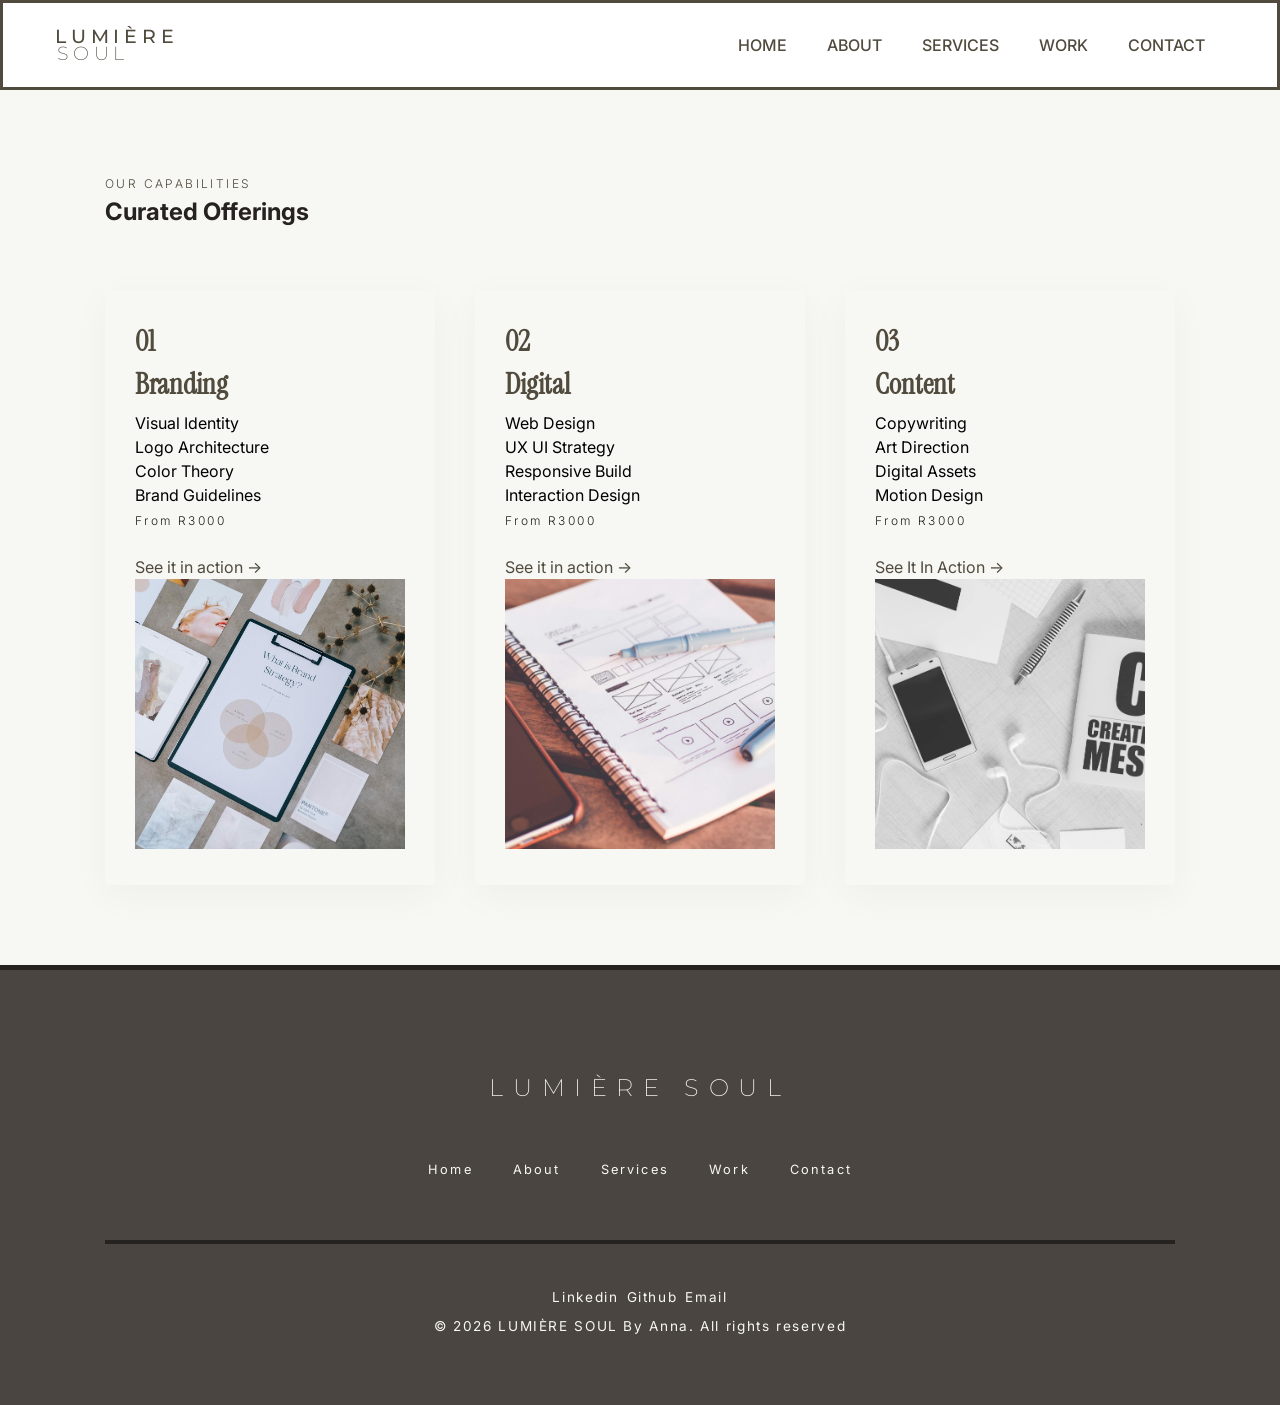
<file: services.html>
<!DOCTYPE html>
<html lang="en">
  <head>
    <meta charset="UTF-8" />
    <meta name="viewport" content="width=device-width, initial-scale=1.0" />
    <title>LUMI&Egrave;RE SOUL</title>
    <!-- Preconnect to Google Fonts servers for faster loading -->
    <link rel="preconnect" href="https://fonts.googleapis.com" />
    <link rel="preconnect" href="https://fonts.gstatic.com" crossorigin />

    <!-- All fonts combined into one request -->
    <link
      href="https://fonts.googleapis.com/css2?family=Geist:wght@100..900&family=Instrument+Serif:ital@0;1&family=Inter:ital,opsz,wght@0,14..32,100..900;1,14..32,100..900&family=Montserrat:ital,wght@0,100..900;1,100..900&display=swap"
      rel="stylesheet"
    />
    <!-- Main style sheet -->
    <link rel="stylesheet" href="style.css" />
  </head>
  <body>
    <!-- ========== NAVBAR ========== -->
    <nav class="navbar">
      <!-- nav-container keeps the navbar content centered and prevents it 
           from stretching too wide on large screens -->
      <div class="nav-container">
        <!-- Hamburger menu button - shows on small screens, hidden on desktop -->
        <button id="menu-btn" aria-label="Toggle Navigation">
          <!-- Hamburger icon (SVG from Bootstrap Icons) -->
          <svg
            id="ham-menu"
            xmlns="http://www.w3.org/2000/svg"
            width="20"
            height="20"
            fill="currentColor"
            viewBox="0 0 16 16"
          >
            <path
              fill-rule="evenodd"
              d="M2.5 12a.5.5 0 0 1 .5-.5h10a.5.5 0 0 1 0 1H3a.5.5 0 0 1-.5-.5m0-4a.5.5 0 0 1 .5-.5h10a.5.5 0 0 1 0 1H3a.5.5 0 0 1-.5-.5m0-4a.5.5 0 0 1 .5-.5h10a.5.5 0 0 1 0 1H3a.5.5 0 0 1-.5-.5"
            />
          </svg>
        </button>
        <!-- Company Logo -->
        <h3 class="logo">
          <a href="./index.html">
            <span class="top">LUMI&Egrave;RE</span>
            <span class="bottom">SOUL</span>
          </a>
        </h3>
        <div class="menu">
          <ul class="navbar-list">
            <li class="nav-li">
              <a class="nav-a" href="./index.html">HOME</a>
            </li>
            <li class="nav-li">
              <a class="nav-a" href="./about.html">ABOUT</a>
            </li>
            <li class="nav-li">
              <a class="nav-a" href="./services.html">SERVICES</a>
            </li>
            <li class="nav-li">
              <a class="nav-a" href="./index.html#projects">WORK</a>
            </li>
            <li class="nav-li">
              <a class="nav-a" href="./contact.html">CONTACT</a>
            </li>
          </ul>
        </div>
      </div>
    </nav>

    <!-- ========== MOBILE SIDE MENU ==========
     Full screen overlay menu that appears on mobile
     when the hamburger button is clicked
     Hidden by default
     ========================================= -->
    <div id="side-menu">
      <ul>
        <li><a href="./index.html">HOME</a></li>
        <li><a href="./about.html">ABOUT</a></li>
        <li><a href="./services.html">SERVICES</a></li>
        <li><a href="./index.html#projects">WORK</a></li>
        <li><a href="./contact.html">CONTACT</a></li>
      </ul>
    </div>
    <main>
      <!-- ========== SERVICES / CAPABILITIES SECTION ==========
       
       ======================================================= -->
      <section class="projects-section capabilities">
        <div class="container-normal">
          <!-- Eyebrow text above the section title -->
          <small class="eyebrow">OUR CAPABILITIES</small>
          <!-- Section heading -->
          <h2 class="section-title">Curated Offerings</h2>
          <div class="projects-grid">
            <!-- ===== CARD 1 - Branding ===== -->
            <div class="project-card">
              <div class="card-text">
                <h3 class="card-title">
                  01 <br />
                  Branding
                </h3>
                <ul>
                  <li>Visual Identity</li>
                  <li>Logo Architecture</li>
                  <li>Color Theory</li>
                  <li>Brand Guidelines</li>
                </ul>
                <small>From R3000</small> <br /><br />
                <!-- Links to the matching case study -->
                <a href="./north_studio.html" class="card-link"
                  >See it in action →</a
                >
              </div>
              <div class="card-image">
                <img
                  src="./assets/brand_2.jpg"
                  alt="a bunch of branding clipboard"
                />
              </div>
            </div>
            <!-- ===== CARD 2 - Digital ===== -->
            <div class="project-card">
              <div class="card-text">
                <h3 class="card-title">
                  02 <br />
                  Digital
                </h3>
                <ul>
                  <li>Web Design</li>
                  <li>UX UI Strategy</li>
                  <li>Responsive Build</li>
                  <li>Interaction Design</li>
                </ul>
                <small>From R3000</small>
                <br />
                <br />
                <!-- Links to the matching case study -->
                <a href="./aura_studio.html" class="card-link"
                  >See it in action →</a
                >
              </div>
              <div class="card-image">
                <img src="./assets/ux.jpg" alt="A sketch of a website layout" />
              </div>
            </div>
            <!-- ===== CARD 3 - Content ===== -->
            <div class="project-card">
              <div class="card-text">
                <h3 class="card-title">03 <br />Content</h3>
                <ul>
                  <li>Copywriting</li>
                  <li>Art Direction</li>
                  <li>Digital Assets</li>
                  <li>Motion Design</li>
                </ul>
                <small>From R3000</small>
                <br />
                <br />
                <!-- Links to the matching case study -->
                <a href="./obsidian.html" class="card-link"
                  >See It In Action →</a
                >
              </div>
              <div class="card-image">
                <img
                  src="./assets/type.jpg"
                  alt="A picture that visualizes a creative mess"
                />
              </div>
            </div>
          </div>
        </div>
      </section>
    </main>
    <!-- ========== FOOTER ========== -->
    <footer class="main-footer">
      <div class="container-normal">
        <div class="footer-logo">
          <h2>LUMI&Egrave;RE SOUL</h2>
        </div>
        <!-- Main Navigation -->
        <nav class="footer-nav">
          <ul>
            <li><a href="./index.html">Home</a></li>
            <li><a href="./about.html">About</a></li>
            <li><a href="./services.html">Services</a></li>
            <li><a href="./index.html#projects">Work</a></li>
            <li><a href="./contact.html">Contact</a></li>
          </ul>
        </nav>

        <div class="footer-bottom">
          <div class="footer-socials">
            <ul>
              <li>
                <a
                  target="_blank"
                  href="https://www.linkedin.com/in/anna-m-a535a1150/"
                  >Linkedin</a
                >
              </li>
              <li>
                <a href="https://github.com/Naki93/lumi-re_soul" target="_blank"
                  >Github</a
                >
              </li>
              <li>
                <a href="malito: playfulscript@outlook.com" target="_blank"
                  >Email</a
                >
              </li>
            </ul>
          </div>
          <p class="copyright">
            &copy; 2026 LUMI&Egrave;RE SOUL By Anna. All rights reserved
          </p>
        </div>
      </div>
    </footer>
    <script src="./javascript/script.js"></script>
  </body>
</html>
</file>
<file: style.css>
/* ============================================================
   RESET - Removes default browser spacing and sizing quirks
   box-sizing: border-box makes padding included in width/height
   ============================================================ */
* {
  box-sizing: border-box;
  margin: 0;
  padding: 0;
}

:root {
  --primary-color: #514b3e;
  --dark-text-color: #252220;
  --darkest-text-color: #000000;
  --background-color: #f7f7f3;
}

/* ============================================================
   BODY
   - display: flex + flex-direction: column helps push the 
     footer to the bottom of the page
   - min-height: 100vh makes the body at least the full 
     screen height
   ============================================================ */

body {
  display: flex;
  flex-direction: column;
  font-family: "Inter";
  font-size: 16px;
  line-height: 1.5;
  background-color: var(--background-color);
  min-height: 100vh;
}

/* ============================================================
   LOGO
   
   ============================================================ */

h3.logo a {
  display: flex;
  flex-direction: column;
  line-height: 0.9;
  cursor: pointer;
  font-family: "Montserrat", sans-serif;
  text-transform: uppercase;
}

/* Top part of logo - "LUMIÈRE" */
h3.logo a span.top {
  font-weight: 500;
  font-size: 1.2rem;
  letter-spacing: 0.25em;
}

/* Bottom part of logo - "SOUL" */
h3.logo a span.bottom {
  font-weight: 200;
  font-size: 1.2rem;
  letter-spacing: 0.25em;
  padding-left: 2px;
}

/* ============================================================
   GLOBAL STYLES
   These apply to elements across the whole website
   ============================================================ */

/* Removes underline from all links and sets default color */
a {
  text-decoration: none;
  color: #514b3e;
}

/* Removes bullet points from all lists */
ul {
  list-style: none;
}

/* Prevents images from overflowing their container */
img {
  max-width: 100%;
}

/* ============================================================
   NAVBAR
   ============================================================ */

/* Outer navbar bar - white background with a border */
.navbar {
  background-color: #fff;
  padding: 20px;
  border: 3px solid #514b3e;
  position: sticky;
  top: 0;
  z-index: 999;
}

/* Makes the nav links sit side by side in a row */
.navbar .menu ul {
  display: flex;
}

/* Styles each individual nav link */
.navbar ul li a {
  padding: 10px 20px;
  display: block;
  font-weight: 500;
  transition: 0.5s;
}

/* Nav link hover effect */
.navbar ul li a:hover {
  color: #514b3e;
}

/* Nav container - spaces logo and menu links apart (space-between)
   and centers them vertically */
.navbar .nav-container {
  display: flex;
  justify-content: space-between;
  align-items: center;
}

/* ============================================================
   HAMBURGER MENU BUTTON
   Only visible on small screens (see media queries below)
   ============================================================ */
#menu-btn {
  display: inline-block;
  background: none;
  color: #514b3e;
  border: none;
  cursor: pointer;
  transition: 0.5s;
}

/* Slightly fades the button when hovered */
#menu-btn:hover {
  opacity: 0.7;
}

/* ============================================================
   CONTAINER UTILITY CLASSES
   These are reusable classes that center content and
   prevent it from stretching too wide on large screens
   ============================================================ */

/* Standard container - max width 1100px */
.container-normal {
  max-width: 1100px;
  margin: 0 auto;
  padding: 0 15px;
}

.projects-section.container-normal {
  background-color: #f7f7f3;
}

/* Smaller container - max width 900px */
.container {
  max-width: 800px;
  margin: 0 auto;
  padding: 0 15px;
}

/* Extra small container - max width 800px */
.container-xs {
  max-width: 900px;
  margin: 0 auto;
  padding: 0 15px;
}

/* ============================================================
   HAMBURGER ICON (SVG)
   ============================================================ */
svg#ham-menu {
  color: black;
  cursor: pointer;
}

/* ============================================================
     HAMBURGER BUTTON
     ============================================================ */
#menu-btn {
  background: none;
  border: none;
  cursor: pointer;
}

/* ============================================================
     MOBILE SIDE MENU
    
     ============================================================ */
#side-menu {
  display: none;
  position: fixed;
  top: 70px;
  left: 0;
  width: 100vw;
  height: calc(100vh - 70px);
  background-color: white;
  z-index: 1000;
  padding-top: 20px;
}

/* When JS adds the .active class, the menu becomes visible */
#side-menu.active {
  display: block;
}

/* Nav links stacked vertically and centered */
#side-menu ul {
  display: flex;
  flex-direction: column;
  gap: 50px;
  align-items: center;
  height: 100%;
}

#side-menu li {
  list-style: none;
}

#side-menu a {
  text-decoration: none;
  font-family: "Instrument Serif", serif;
  font-size: 1rem;
  color: #514b3e;
}

#side-menu a:hover {
  background: #514b3e;
  /* background: #948b76; */
  padding: 10px;
  color: #f7f7f3;
}

/* Used for the navbar - max width 1200px */
.nav-container {
  max-width: 1200px;
  margin: 0 auto;
  padding: 0 15px;
}

/* Prevents the page from scrolling when the side menu is open */
body.no-scroll {
  overflow: hidden;
}

/* ============================================================
   MEDIA QUERIES - Responsive behaviour
   ============================================================ */

/* Desktop (769px and above) - hide hamburger, show nav links normally */
@media screen and (min-width: 769px) {
  #menu-btn {
    display: none;
  }
}

/* Mobile (768px and below) - show hamburger, hide nav links */
@media screen and (max-width: 768px) {
  #menu-btn {
    display: block;
  }

  .navbar-list,
  .menu {
    display: none;
  }
}

/* ============================================================
   EYEBROW TEXT (small tag)
   The small descriptive text that sits above main headings
   ============================================================ */
small {
  font-family: "Inter", sans-serif;
  font-weight: 300;
  letter-spacing: 0.2em;
  font-size: 12px;
  margin-bottom: 1.5rem;
  color: #252220;
}

/* ============================================================
   HERO SECTION HOME PAGE
   ============================================================ */
.hero-section {
  background-color: var(--background-color);
  color: #514b3e;
  padding: 100px 0;
  /* margin-bottom: 50px; */
}

/* Hero container - sets the background image on the right side */
.hero-section .container {
  background: url("./assets/main-1.jpg") no-repeat;
  background-size: contain;
  background-position: center right;
  height: 480px;
}

/* Hero text content - only takes up left 60% so image shows on the right */
.hero-section .hero-content {
  width: 60%;
}

/* Main large heading */
.main-hero-heading {
  font-family: "Instrument Serif", sans-serif;
  font-size: 80px;
}

/* Subtitle paragraph below the heading */
p.subtext {
  font-family: "Inter", sans-serif;
  line-height: 1.7;

  font-size: 18px;
}

/* ============================================================
   AVAILABILITY TAG
   The small "available" indicator with the pulsing dot
   ============================================================ */
.availability-tag {
  display: flex;
  align-items: center;
  margin-top: 30px;
  gap: 10px;
  justify-content: start;
}

.availability-tag p {
  font-family: "Inter", sans-serif;
  font-size: 0.9rem;
  letter-spacing: 0.15em;
  color: #252220;
}

/* The small green pulsing circle */
.dot {
  width: 10px;
  height: 10px;
  background-color: #a3b18a;
  border-radius: 50%;
  animation: pulse 2s infinite;
}

.status {
  color: #252220;
}

/* Pulse animation - fades in and out repeatedly */
@keyframes pulse {
  0% {
    opacity: 0.4;
  }

  50% {
    opacity: 1;
  }

  100% {
    opacity: 0.4;
  }
}

.hero-mobile-image {
  display: none;
}

/* ============================================================
   HERO - MOBILE (768px and below)
   ============================================================ */
@media screen and (max-width: 768px) {
  /* Smaller heading on mobile */
  .main-hero-heading {
    font-size: 45px;
    line-height: 1.3;
    padding: 0 20px;
  }

  /* Center the subtext and eyebrow text on mobile */
  p.subtext,
  small {
    text-align: center;
  }

  /* Stack hero content in a column and center it on mobile */
  .hero-section .hero-content {
    display: flex;
    flex-direction: column;
    justify-content: center;
    align-items: center;
    gap: 5px;
    width: 100%;
    padding: 15px 10px;
  }

  /* Remove the background image on mobile - just show plain background */
  .hero-section .container {
    background: #f7f7f3;
    color: #514b3e;
  }

  .hero-section.about-section .container-normal {
    background: #f7f7f3;
    color: #514b3e;
  }
  .hero-mobile-image {
    display: block;
    width: 100%;
    margin-top: 20px;
    overflow: hidden;
  }

  .hero-mobile-image img {
    display: block;
    width: 100%;
    margin-top: 20px;
    object-fit: cover;
    object-position: top;
    display: block;
  }
}

/* Make sure desktop background image shows above 768px */
@media screen and (min-width: 769px) {
  .hero-section .container-xs {
    background: url("./assets/main-1.jpg") no-repeat;
    background-size: contain;
    background-position: center right;
    height: 480px;
  }

  /* Ensure mobile image is completely gone */
  .hero-mobile-image {
    display: none !important;
  }
}

/* ============================================================
   PHILOSOPHY SECTION
   ============================================================ */

.philosophy-section {
  padding: 100px 0;
  text-align: center;
  background-color: var(--background-color);
}

/* Centered eyebrow text above philosophy heading */
.eyebrow-center {
  display: block;
  margin-bottom: 30px;
  font-weight: 300;
  letter-spacing: 0.3em;
  font-family: "Inter", sans-serif;
  font-size: 0.7rem;
  color: #252220;
}

/* Large philosophy quote/statement */
.philosophy-text {
  font-family: "Instrument Serif", sans-serif;
  font-size: 60px;
  line-height: 1.3;
  color: #514b3e;
  max-width: 900px;
  margin: 0 auto 40px auto;
}

/* General button style */
button {
  background-color: #4a4541;
  color: #f7f7f3;
  padding: 15px 30px;
  border: none;
  cursor: pointer;
  transition: background-color 0.5s ease;
}

/* ============================================================
   PHILOSOPHY SECTION - MOBILE (768px and below)
   ============================================================ */
@media screen and (max-width: 768px) {
  .philosophy-text {
    font-size: 30px;
    line-height: 1.3;
    padding: 0 20px;
  }
}

/* ============================================================
   PROJECTS GRID
   3 equal columns on desktop, collapses to 1 on mobile
   ============================================================ */

.background{
   background: #f7f7f3;
}

.projects-grid {
  display: grid;
  grid-template-columns: repeat(3, 1fr);
  align-items: center;
  gap: 40px;
  margin-top: 60px;
}

/* Utility class for italic text */
.italic {
  font-style: italic;
}

/* ============================================================
   PROJECT CARD
   ============================================================ */
.project-card {
  background-color: #f7f7f3;
  padding: 30px;
  border-radius: 4px;
  box-shadow: 0 10px 40px rgba(0, 0, 0, 0.04);
  transition: transform 0.4s ease;
}

/* Card lifts up slightly when hovered */
.project-card:hover {
  transform: translateY(-10px);
}

/* Eyebrow text color above section titles */
.eyebrow {
  color: #514b3e;
}

/* Section title color */
.section-title {
  color: #252220;
}

/* Card heading */
.card-title {
  font-family: "Instrument Serif", sans-serif;
  font-size: 1.8rem;
  margin-bottom: 5px;
  color: #514b3e;
}

/* Short description below card title */
.card-brief {
  font-family: "Inter", sans-serif;
  font-size: 0.9rem;
  letter-spacing: 0.1em;
  color: #514b3e;
  margin-bottom: 25px;
}

/* Card image - square crop using aspect-ratio */
.card-image img {
  width: 100%;
  aspect-ratio: 1 / 1;
  object-fit: cover;
}
.case-study {
  display: inline-block;
  font-family: "Inter", sans-serif;
  font-size: 0.9rem;
  letter-spacing: 0.2em;
  color: #514b3e;
  margin-bottom: 3px;
}

/* ============================================================
   PROJECTS GRID - TABLET/MOBILE (900px and below)
   Collapses from 3 columns to 1 column
   ============================================================ */
@media screen and (max-width: 900px) {
  .projects-grid {
    grid-template-columns: 1fr;
  }
}

/* ============================================================
   ABOUT QUOTE SECTION
   
   ============================================================ */

.about-quote {
  padding: 180px 0 100px 0;
  text-align: center;
  margin-bottom: 40px;
}

/* Large italic quote text */
h2.quote {
  font-family: "Montserrat", sans-serif;
  text-align: center;
  font-style: italic;
  font-weight: 200;
  font-size: 30px;
  line-height: 1.2;
  margin-bottom: 20px;
  color: #514b3e;
}

/* Quote author credit  */
.quote-author {
  display: block;
  text-align: center;
  font-family: "Inter", sans-serif;
  letter-spacing: 0.3em;
  font-size: 0.7rem;
}

/* Centers the button below the quote */
.about-button {
  text-align: center;
  margin-top: 15px;
  margin-bottom: 50px;
}

/* ============================================================
   ABOUT HERO - background image sits on the LEFT side
   Text content floats to the right 
   ============================================================ */

/* Sets the lavender background image on the left */
.about-section .container-normal {
  display: flex;
  justify-content: flex-end;
  background: url("./assets/lavender.jpg") no-repeat;
  background-size: contain;
  background-position: center left;
  height: 480px;
}

/* Floats the text content to the right so it sits
   next to the background image on the left */
.about-content {
  width: 50%;
}

@media screen and (max-width: 768px) {
  .about-section .container-normal {
    background: #f7f7f3;
    justify-content: center;
    height: auto;
  }

  .about-content {
    width: 100%;
  }
}

/* ============================================================
   CAPABILITIES SECTION (Services page)
   Reuses .projects-section card styling 
   ============================================================ */

.capabilities {
  margin: 80px 0;
}

/* ============================================================
   CONTACT PAGE
   ============================================================ */

/* Adds breathing room above and below the contact section */
.main-contact {
  margin: 30px 0;
}

/* Heading and paragraph color for contact page */
.contact-content h1,
.contact-content p {
  color: #514b3e;
  margin-bottom: 20px;
}

.contact-content h1 {
  font-family: "Instrument Serif", sans-serif;
}

/* Spacing between each form field */
.form-group {
  margin: 18px 0;
}

/* Input and textarea styling
    */
.form input,
.form textarea {
  width: 100%;
  background: transparent;
  border: 1px solid #4a4541;
  padding: 10px 10px;
  color: #252220;
}

.case-hero-image {
  width: 50%;
  /* bring it down */
}

/* ============================================================
   CASE STUDY PAGES
   ============================================================ */

/* Back link at top of page */
.back-link {
  display: inline-block;
  font-family: "Inter", sans-serif;
  font-size: 0.8rem;
  letter-spacing: 0.2em;
  color: #514b3e;
  margin-bottom: 40px;
  transition: opacity 0.3s ease;
}

.back-link:hover {
  opacity: 0.6;
}

/* ============================================================
   CASE HEADER
   The top section with back link, title and tagline
   ============================================================ */
.case-header {
  padding: 60px 0 40px 0;
}

/* Project category and year eyebrow */
.case-intro {
  margin-top: 20px;
}

/* Large project title */
.case-title {
  font-family: "Instrument Serif", sans-serif;
  font-size: 70px;
  color: #514b3e;
  line-height: 1;
  margin: 10px 0;
}

/* Short tagline below title */
.case-tagline {
  font-family: "Inter", sans-serif;
  font-size: 1rem;
  color: #514b3e;
  max-width: 500px;
  line-height: 1.7;
  margin-top: 10px;
}

/* ============================================================
   CASE STUDY BODY
   Two column layout - image left, content right
   ============================================================ */
.case-body {
  padding: 60px 0;
  border-top: 1px solid #514b3e;
}

/* Two column wrapper */
.case-layout {
  display: flex;
  gap: 60px;
  align-items: flex-start;
}

/* LEFT - image side takes up 50% */
.case-image-side {
  width: 50%;
  position: sticky;
  top: 100px;
}

/* Image fills its container and crops neatly */
.case-image-side img {
  width: 100%;
  height: 600px;
  object-fit: cover;
  object-position: center;
}

/* RIGHT - content side takes up 50% */
.case-content-side {
  width: 50%;
  display: flex;
  flex-direction: column;
  gap: 40px;
}

/* Each content block - problem, approach, outcome */
.case-block {
  display: flex;
  flex-direction: column;
  gap: 10px;
}

/* Body text */
.case-text {
  font-family: "Inter", sans-serif;
  font-size: 1rem;
  line-height: 1.8;
  color: #514b3e;
}

/* Large closing statement */
.outcome-statement {
  font-family: "Instrument Serif", sans-serif;
  font-size: 35px;
  color: #514b3e;
  line-height: 1.3;
  margin-top: 20px;
  padding-top: 30px;
  border-top: 1px solid #514b3e;
}

/* ============================================================
   NEXT PROJECT
   ============================================================ */
.next-project {
  padding: 80px 0;
  border-top: 1px solid #514b3e;
}

/* Large clickable next project link */
.next-project-link {
  font-family: "Instrument Serif", sans-serif;
  font-size: 55px;
  color: #514b3e;
  display: inline-block;
  margin-top: 15px;
  transition: opacity 0.3s ease;
}

.next-project-link:hover {
  opacity: 0.6;
}

/* ============================================================
   CASE STUDY - MOBILE (768px and below)
   ============================================================ */
@media screen and (max-width: 768px) {
  /* Smaller title on mobile */
  .case-title {
    font-size: 40px;
  }

  /* Stack image and content on top of each other on mobile */
  .case-layout {
    flex-direction: column;
    gap: 30px;
  }

  /* Full width on mobile */
  .case-image-side {
    width: 100%;
    position: static;
  }

  /* Shorter image on mobile */
  .case-image-side img {
    height: 300px;
  }

  /* Full width on mobile */
  .case-content-side {
    width: 100%;
  }

  /* Smaller closing statement on mobile */
  .outcome-statement {
    font-size: 26px;
  }

  /* Smaller next project link on mobile */
  .next-project-link {
    font-size: 35px;
  }
}

/* ============================================================
   FOOTER
   ============================================================ */

/* Outer footer wrapper
   margin-top: auto pushes the footer 
   to the bottom of the page              */
.main-footer {
  margin-top: auto;
  padding: 100px 0 60px 0;
  background-color: #4a4541;
  border-top: 5px solid #252220;
  text-align: center;
}

/* Footer logo text */
.footer-logo h2 {
  font-family: "Montserrat", sans-serif;
  letter-spacing: 0.4em;
  color: #f7f7f3;
  font-weight: 200;
  font-size: 1.5rem;
  margin-bottom: 50px;
}

/* Footer navigation links */
.footer-nav {
  margin-bottom: 60px;
}

/* Lays footer nav links in a row, centered */
.footer-nav ul {
  display: flex;
  flex-direction: row;
  justify-content: center;
}

.footer-nav a {
  font-family: "Inter", sans-serif;
  text-decoration: none;
  font-size: 0.8rem;
  cursor: pointer;
  letter-spacing: 0.17em;
  color: #f7f7f3;
  margin: 0 20px;
  transition: opacity 0.3s;
}
/* Bottom strip of footer - socials and copyright stacked */
.footer-bottom {
  display: flex;
  flex-direction: column;

  align-items: center;
  padding-top: 40px;
  border-top: 4px solid #252220;
}

/* Social links laid out in a row */
.footer-socials ul {
  display: flex;
  flex-direction: row;
}

.footer-socials a {
  font-family: "Inter", sans-serif;
  font-size: 0.85rem;
  cursor: pointer;
  color: #f7f7f3;
  letter-spacing: 0.12em;
  padding: 4px;
  text-decoration: none;
}
/* Copyright text */
.copyright {
  font-family: "Inter", sans-serif;
  font-size: 0.85rem;
  color: #f7f7f3;
  letter-spacing: 0.12em;
  text-decoration: none;
  margin: 8px 0;
}

/* ============================================================
   FOOTER BOTTOM - MOBILE (768px and below)
   Stacks the social links and copyright on top of each other
   
   ============================================================ */
@media screen and (max-width: 768px) {
  /* Stack socials and copyright vertically */
  nav.footer-nav ul {
    display: flex;
    flex-direction: column;
    align-items: center;
    gap: 15px;
    text-align: center;
  }

  /* Center the social links */
  .footer-socials ul {
    justify-content: center;
  }

  /* Center copyright text */
  .copyright {
    text-align: center;
  }
}
</file>
